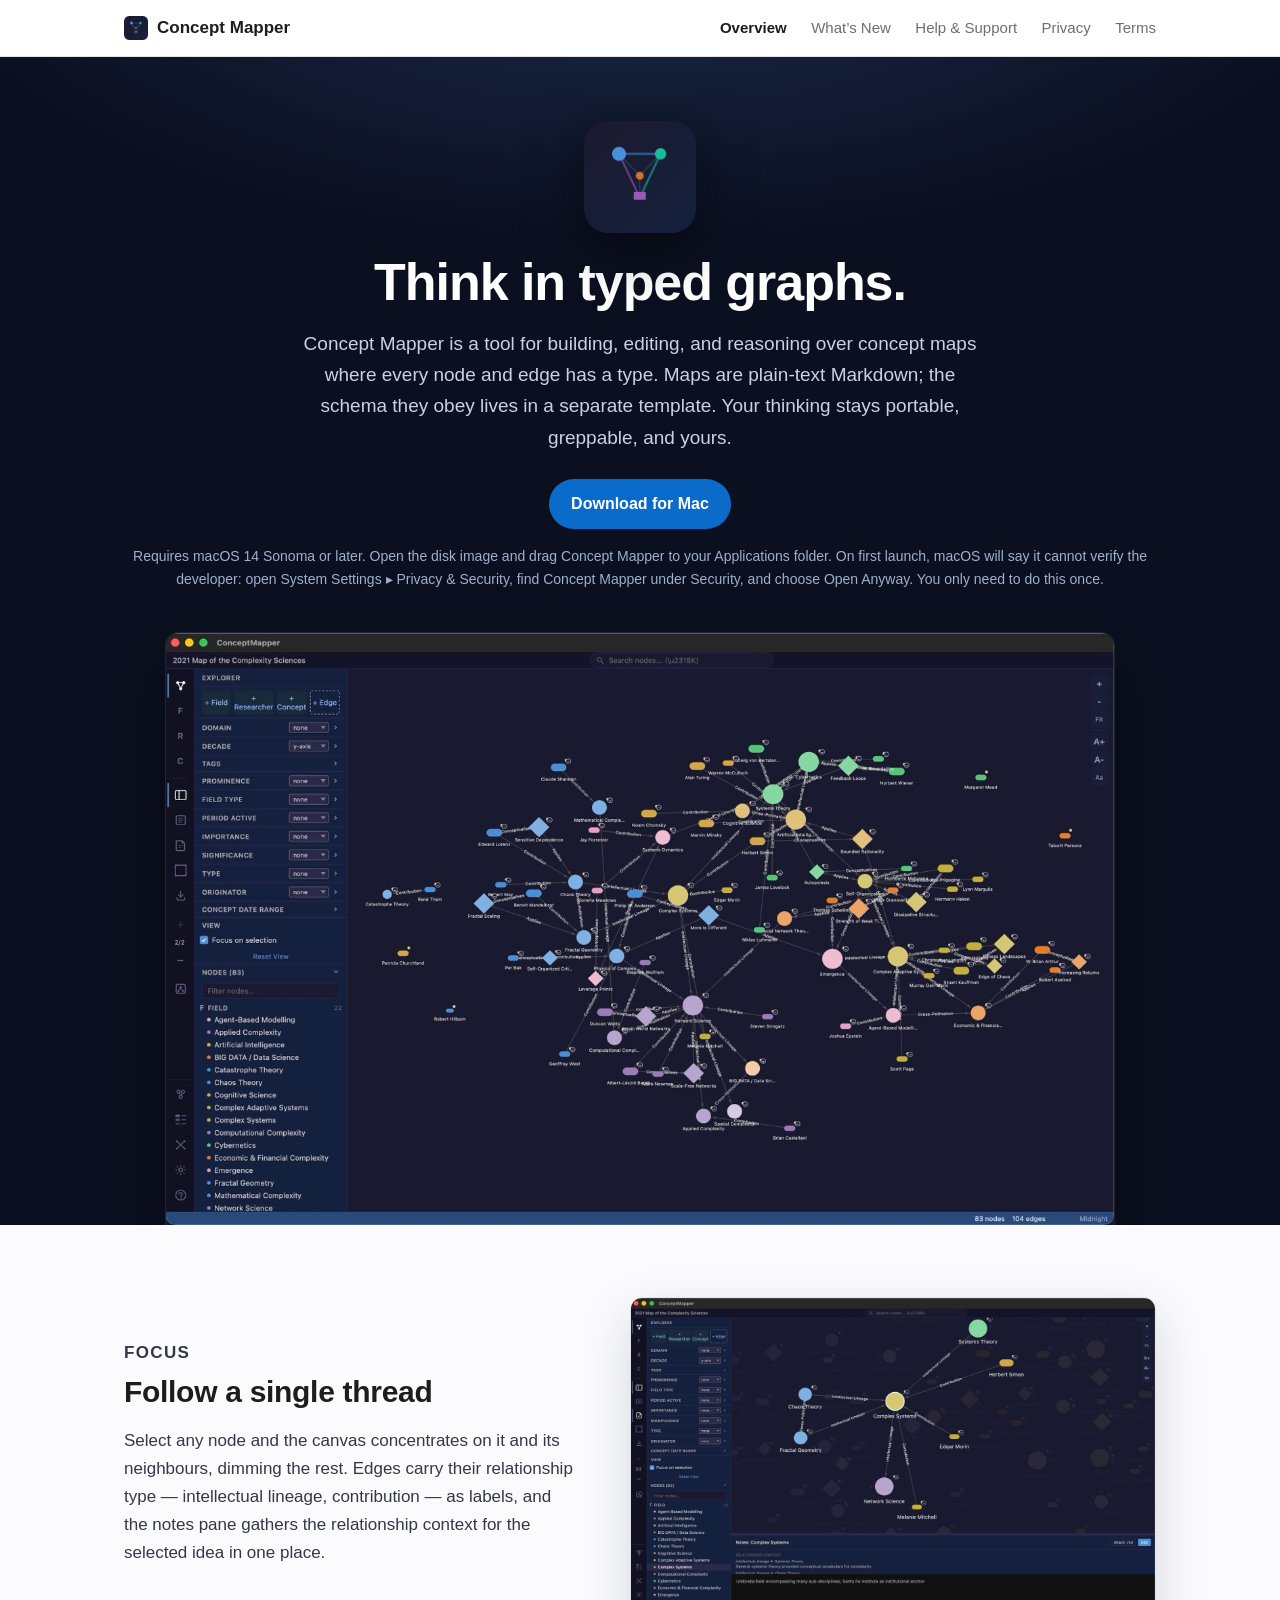
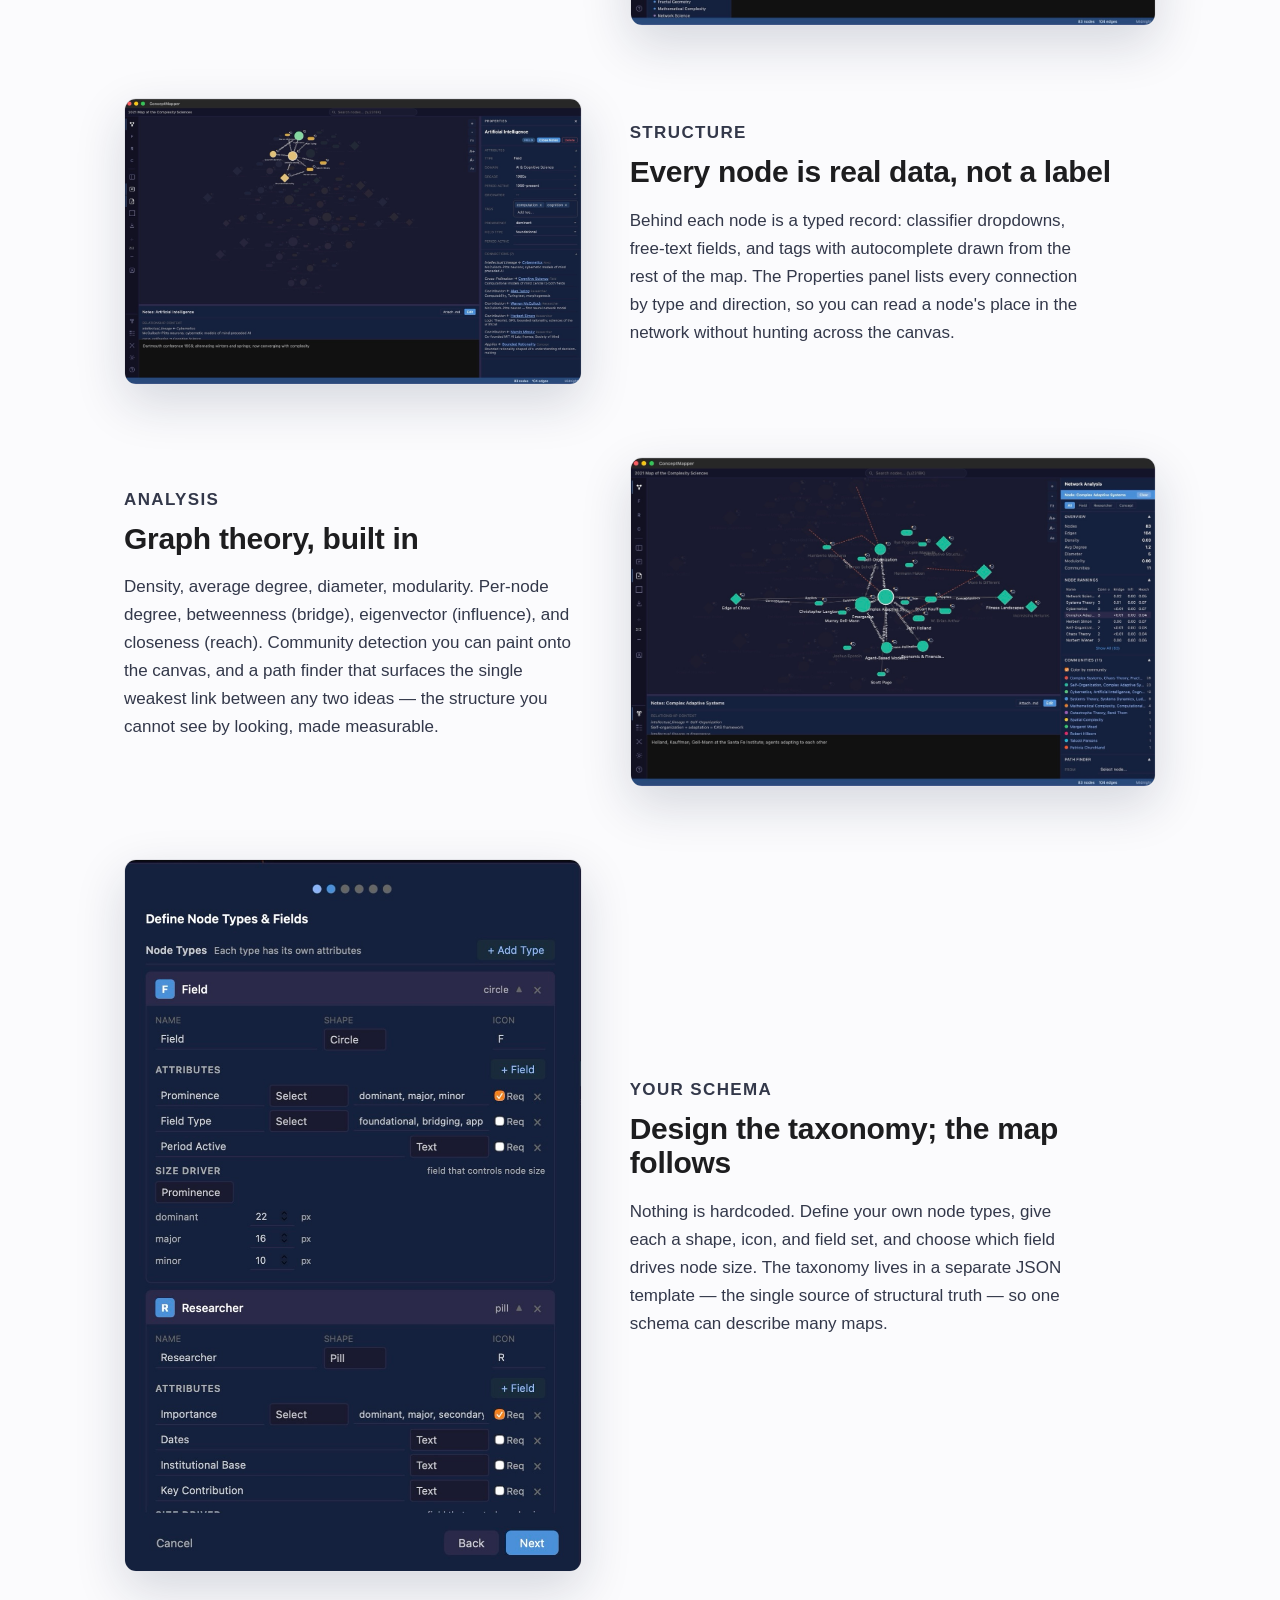
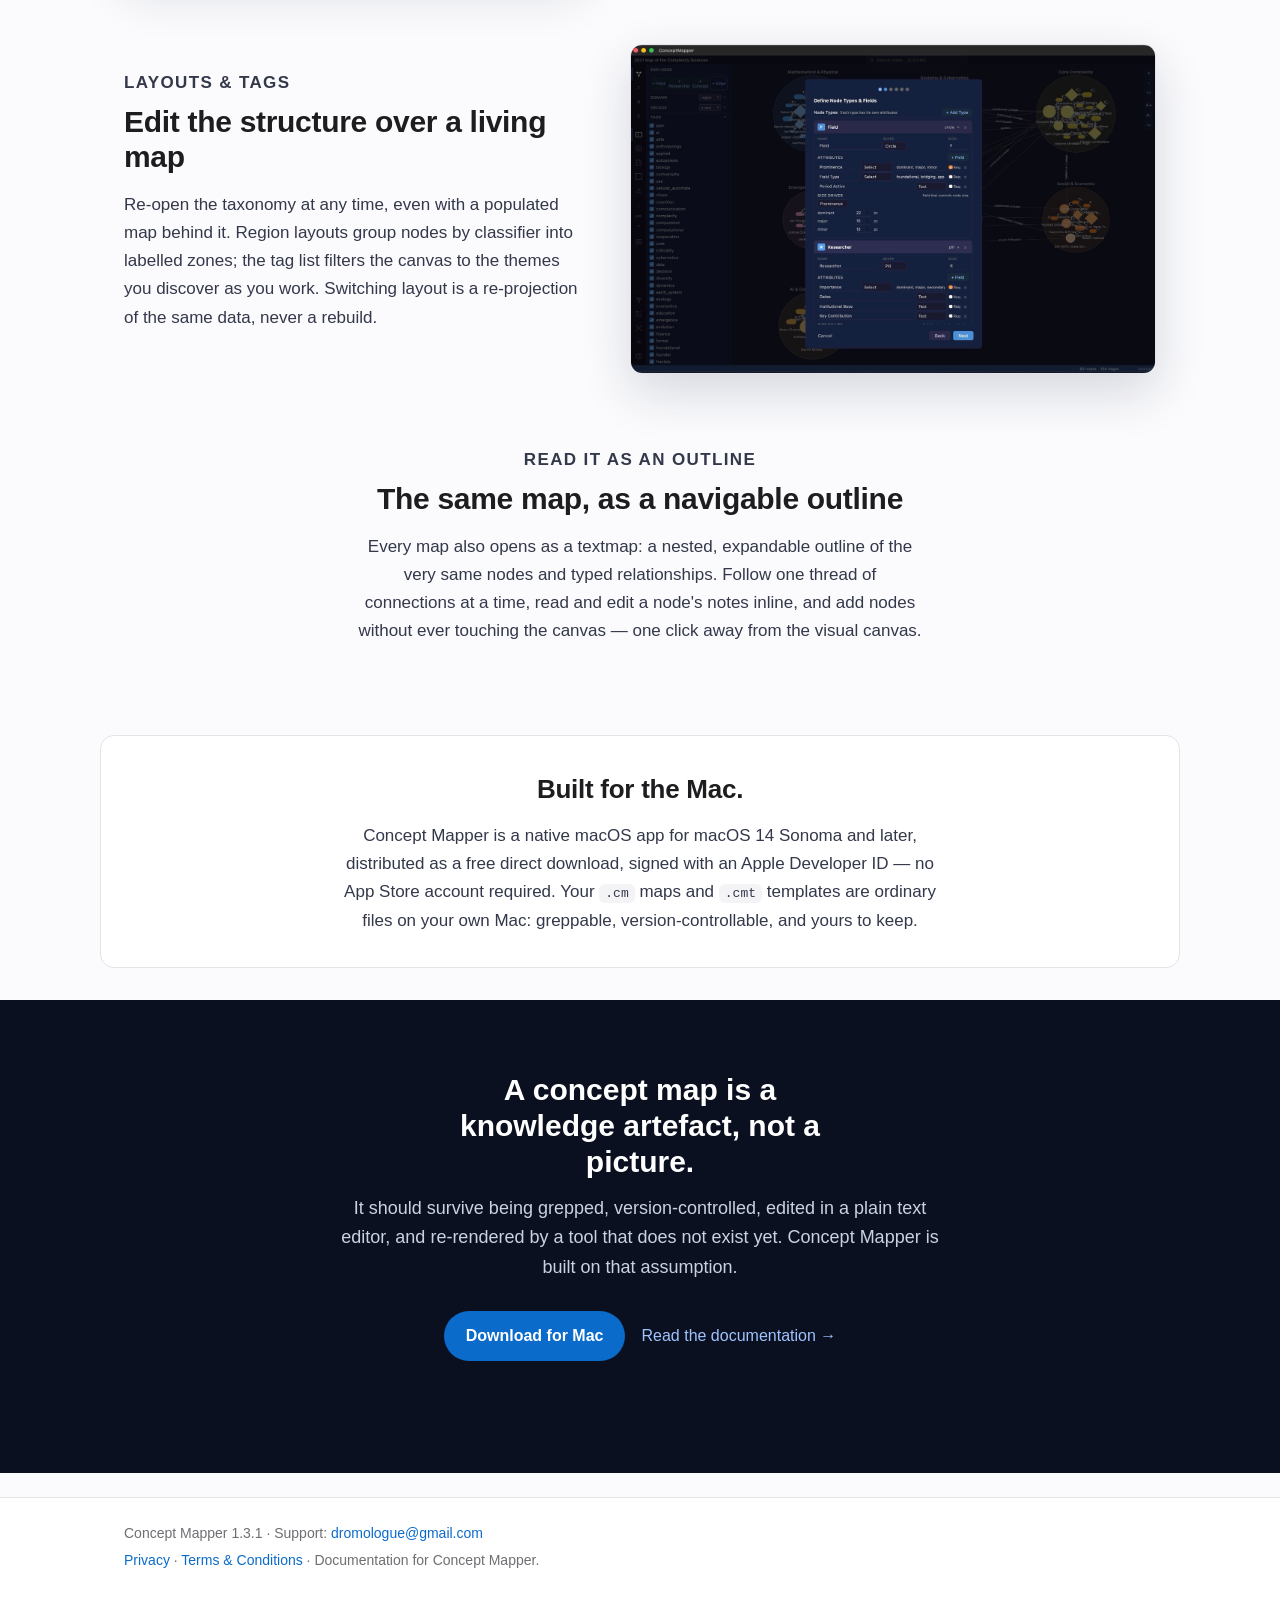
<file: index.html>
<!DOCTYPE html>
<html lang="en">
<head>
<meta charset="utf-8">
<meta name="viewport" content="width=device-width, initial-scale=1">
<title>Concept Mapper — Typed concept maps for Mac</title>

<meta name="description" content="Concept Mapper is a free, open-source macOS app for building typed concept maps: plain-text Markdown maps, a separate JSON schema, a force-directed canvas, and built-in graph analysis. Free direct download for macOS 14 Sonoma and later.">
<link rel="canonical" href="https://conceptmapper.dromologue.com/">
<meta name="robots" content="index, follow">
<meta name="theme-color" content="#0b1020">
<meta property="og:type" content="website">
<meta property="og:site_name" content="Concept Mapper">
<meta property="og:title" content="Concept Mapper — Typed concept maps for Mac">
<meta property="og:description" content="Concept Mapper is a free, open-source macOS app for building typed concept maps: plain-text Markdown maps, a separate JSON schema, a force-directed canvas, and built-in graph analysis. Free direct download for macOS 14 Sonoma and later.">
<meta property="og:url" content="https://conceptmapper.dromologue.com/">
<meta property="og:image" content="https://conceptmapper.dromologue.com/images/preview1.jpg">
<meta name="twitter:card" content="summary_large_image">
<meta name="twitter:site" content="@dromologue">
<meta name="twitter:title" content="Concept Mapper — Typed concept maps for Mac">
<meta name="twitter:description" content="Concept Mapper is a free, open-source macOS app for building typed concept maps: plain-text Markdown maps, a separate JSON schema, a force-directed canvas, and built-in graph analysis. Free direct download for macOS 14 Sonoma and later.">
<meta name="twitter:image" content="https://conceptmapper.dromologue.com/images/preview1.jpg">
<script type="application/ld+json">{"@context":"https://schema.org","@type":"SoftwareApplication","name":"Concept Mapper","operatingSystem":"macOS 14.0+","applicationCategory":"BusinessApplication","softwareVersion":"1.3.1","url":"https://conceptmapper.dromologue.com","downloadUrl":"https://download.conceptmapper.dromologue.com/ConceptMapper.dmg","softwareLicense":"https://opensource.org/licenses/MIT","image":"https://conceptmapper.dromologue.com/images/icon.png","description":"Build, edit, and reason over concept maps where every node and edge has a type. Plain-text Markdown maps, a separate schema, and graph analysis built in.","offers":{"@type":"Offer","price":"0","priceCurrency":"USD"},"author":{"@type":"Organization","name":"dromologue","url":"https://dromologue.com"}}</script>
<link rel="icon" type="image/png" href="images/icon.png">
<link rel="apple-touch-icon" href="images/icon.png">
<link rel="stylesheet" href="styles.css">
</head>
<body>

    <header class="site-header">
      <div class="wrap">
        <a class="brand" href="index.html"><img class="brand-icon" src="images/icon.png" alt=""> Concept Mapper</a>
        <nav>
          <a href="index.html" class="on">Overview</a>
          <a href="changelog.html">What&rsquo;s New</a>
          <a href="help.html">Help &amp; Support</a>
          <a href="privacy.html">Privacy</a>
          <a href="terms.html">Terms</a>
        </nav>
      </div>
    </header>
<main class="full">

    <section class="hero">
      <div class="wrap hero-inner">
        <img class="hero-icon" src="images/icon.png" alt="Concept Mapper app icon" width="112" height="112">
        <h1>Think in typed graphs.</h1>
        <p class="lede">Concept Mapper is a tool for building, editing, and reasoning over concept maps where every node and edge has a type. Maps are plain-text Markdown; the schema they obey lives in a separate template. Your thinking stays portable, greppable, and yours.</p>
        <div class="cta-row"><a class="btn" href="https://download.conceptmapper.dromologue.com/ConceptMapper.dmg">Download for Mac</a><span class="req">Requires macOS 14 Sonoma or later. Open the disk image and drag Concept Mapper to your Applications folder. On first launch, macOS will say it cannot verify the developer: open System Settings ▸ Privacy &amp; Security, find Concept Mapper under Security, and choose Open Anyway. You only need to do this once.</span></div>
        <img class="hero-shot" src="images/preview1.jpg" alt="Concept Mapper showing a force-directed map of 83 nodes across the complexity sciences" loading="eager">
      </div>
    </section><div class="wrap features">
      <section class="feature ">
        <div class="feature-text">
          <p class="kicker">Focus</p>
          <h2>Follow a single thread</h2>
          <p>Select any node and the canvas concentrates on it and its neighbours, dimming the rest. Edges carry their relationship type — intellectual lineage, contribution — as labels, and the notes pane gathers the relationship context for the selected idea in one place.</p>
        </div>
        <figure class="feature-shot">
          <img src="images/preview2.jpg" alt="A single node selected, its lineage edges highlighted, with the notes pane open below" loading="lazy">
        </figure>
      </section>

      <section class="feature rev">
        <div class="feature-text">
          <p class="kicker">Structure</p>
          <h2>Every node is real data, not a label</h2>
          <p>Behind each node is a typed record: classifier dropdowns, free-text fields, and tags with autocomplete drawn from the rest of the map. The Properties panel lists every connection by type and direction, so you can read a node's place in the network without hunting across the canvas.</p>
        </div>
        <figure class="feature-shot">
          <img src="images/preview3.jpg" alt="The Properties inspector showing typed attributes, tag pills, and a list of typed connections" loading="lazy">
        </figure>
      </section>

      <section class="feature ">
        <div class="feature-text">
          <p class="kicker">Analysis</p>
          <h2>Graph theory, built in</h2>
          <p>Density, average degree, diameter, modularity. Per-node degree, betweenness (bridge), eigenvector (influence), and closeness (reach). Community detection you can paint onto the canvas, and a path finder that surfaces the single weakest link between any two ideas — the structure you cannot see by looking, made measurable.</p>
        </div>
        <figure class="feature-shot">
          <img src="images/preview4.jpg" alt="The Network Analysis panel with overview metrics, node rankings, communities, and a path finder" loading="lazy">
        </figure>
      </section>

      <section class="feature rev">
        <div class="feature-text">
          <p class="kicker">Your schema</p>
          <h2>Design the taxonomy; the map follows</h2>
          <p>Nothing is hardcoded. Define your own node types, give each a shape, icon, and field set, and choose which field drives node size. The taxonomy lives in a separate JSON template — the single source of structural truth — so one schema can describe many maps.</p>
        </div>
        <figure class="feature-shot">
          <img src="images/preview5.jpg" alt="The taxonomy wizard defining node types, shapes, fields, and the field that drives node size" loading="lazy">
        </figure>
      </section>

      <section class="feature ">
        <div class="feature-text">
          <p class="kicker">Layouts &amp; tags</p>
          <h2>Edit the structure over a living map</h2>
          <p>Re-open the taxonomy at any time, even with a populated map behind it. Region layouts group nodes by classifier into labelled zones; the tag list filters the canvas to the themes you discover as you work. Switching layout is a re-projection of the same data, never a rebuild.</p>
        </div>
        <figure class="feature-shot">
          <img src="images/preview6.jpg" alt="The taxonomy wizard open over a region-grouped map, with the tag filter list down the side" loading="lazy">
        </figure>
      </section>

      <section class="feature feature-noshot">
        <div class="feature-text">
          <p class="kicker">Read it as an outline</p>
          <h2>The same map, as a navigable outline</h2>
          <p>Every map also opens as a textmap: a nested, expandable outline of the very same nodes and typed relationships. Follow one thread of connections at a time, read and edit a node's notes inline, and add nodes without ever touching the canvas — one click away from the visual canvas.</p>
        </div>
      </section></div>
    <section class="platforms">
      <div class="wrap">
        <h2>Built for the Mac.</h2>
        <p>Concept Mapper is a native macOS app for macOS 14 Sonoma and later, distributed as a free direct download, signed with an Apple Developer ID — no App Store account required. Your <code>.cm</code> maps and <code>.cmt</code> templates are ordinary files on your own Mac: greppable, version-controllable, and yours to keep.</p>
      </div>
    </section>
    <section class="closer">
      <div class="wrap">
        <h2>A concept map is a knowledge artefact, not a picture.</h2>
        <p>It should survive being grepped, version-controlled, edited in a plain text editor, and re-rendered by a tool that does not exist yet. Concept Mapper is built on that assumption.</p>
        <div class="cta-row"><a class="btn" href="https://download.conceptmapper.dromologue.com/ConceptMapper.dmg">Download for Mac</a><a class="link" href="help.html">Read the documentation →</a></div>
      </div>
    </section>
</main>

    <footer class="site-footer">
      <div class="wrap">
        <p>Concept Mapper 1.3.1 · Support: <a href="mailto:dromologue@gmail.com">dromologue@gmail.com</a></p>
        <p class="muted"><a href="privacy.html">Privacy</a> · <a href="terms.html">Terms &amp; Conditions</a> · Documentation for Concept Mapper.</p>
      </div>
    </footer>
</body>
</html>
</file>
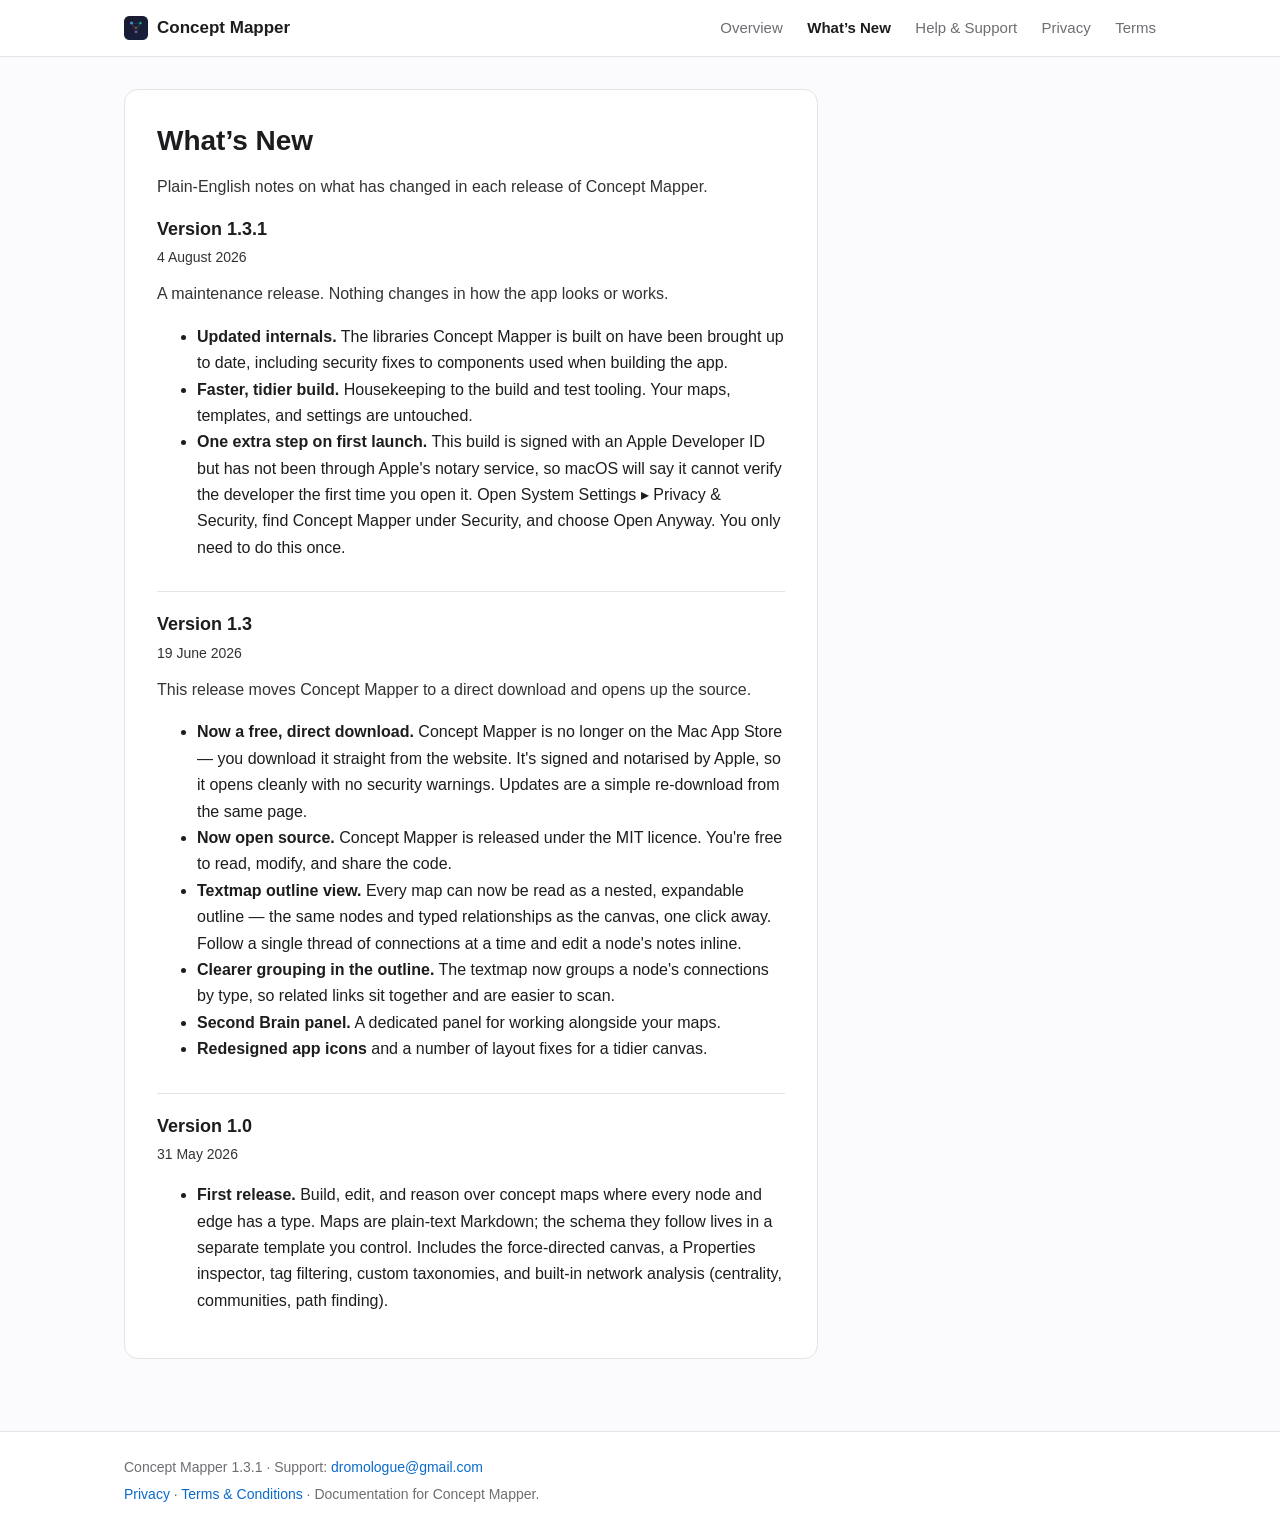
<file: changelog.html>
<!DOCTYPE html>
<html lang="en">
<head>
<meta charset="utf-8">
<meta name="viewport" content="width=device-width, initial-scale=1">
<title>Concept Mapper — What's New</title>

<meta name="description" content="Release notes for Concept Mapper: what has changed and improved in each version, in plain English.">
<link rel="canonical" href="https://conceptmapper.dromologue.com/changelog.html">
<meta name="robots" content="index, follow">
<meta name="theme-color" content="#0b1020">
<meta property="og:type" content="website">
<meta property="og:site_name" content="Concept Mapper">
<meta property="og:title" content="Concept Mapper — What's New">
<meta property="og:description" content="Release notes for Concept Mapper: what has changed and improved in each version, in plain English.">
<meta property="og:url" content="https://conceptmapper.dromologue.com/changelog.html">
<meta property="og:image" content="https://conceptmapper.dromologue.com/images/preview1.jpg">
<meta name="twitter:card" content="summary_large_image">
<meta name="twitter:site" content="@dromologue">
<meta name="twitter:title" content="Concept Mapper — What's New">
<meta name="twitter:description" content="Release notes for Concept Mapper: what has changed and improved in each version, in plain English.">
<meta name="twitter:image" content="https://conceptmapper.dromologue.com/images/preview1.jpg">
<link rel="icon" type="image/png" href="images/icon.png">
<link rel="apple-touch-icon" href="images/icon.png">
<link rel="stylesheet" href="styles.css">
</head>
<body>

    <header class="site-header">
      <div class="wrap">
        <a class="brand" href="index.html"><img class="brand-icon" src="images/icon.png" alt=""> Concept Mapper</a>
        <nav>
          <a href="index.html">Overview</a>
          <a href="changelog.html" class="on">What&rsquo;s New</a>
          <a href="help.html">Help &amp; Support</a>
          <a href="privacy.html">Privacy</a>
          <a href="terms.html">Terms</a>
        </nav>
      </div>
    </header>
<main class="wrap">

    <article class="legal changelog">
      <h1>What&rsquo;s New</h1>
      <p class="muted">Plain-English notes on what has changed in each release of Concept Mapper.</p>
      
      <section class="release">
        <h2 id="v1.3.1">Version 1.3.1</h2>
        <p class="muted release-date">4 August 2026</p>
        <p>A maintenance release. Nothing changes in how the app looks or works.</p>
<ul><li><strong>Updated internals.</strong> The libraries Concept Mapper is built on have been brought up to date, including security fixes to components used when building the app.</li><li><strong>Faster, tidier build.</strong> Housekeeping to the build and test tooling. Your maps, templates, and settings are untouched.</li><li><strong>One extra step on first launch.</strong> This build is signed with an Apple Developer ID but has not been through Apple's notary service, so macOS will say it cannot verify the developer the first time you open it. Open System Settings ▸ Privacy &amp; Security, find Concept Mapper under Security, and choose Open Anyway. You only need to do this once.</li></ul>
      </section>

      <section class="release">
        <h2 id="v1.3">Version 1.3</h2>
        <p class="muted release-date">19 June 2026</p>
        <p>This release moves Concept Mapper to a direct download and opens up the source.</p>
<ul><li><strong>Now a free, direct download.</strong> Concept Mapper is no longer on the Mac App Store — you download it straight from the website. It's signed and notarised by Apple, so it opens cleanly with no security warnings. Updates are a simple re-download from the same page.</li><li><strong>Now open source.</strong> Concept Mapper is released under the MIT licence. You're free to read, modify, and share the code.</li><li><strong>Textmap outline view.</strong> Every map can now be read as a nested, expandable outline — the same nodes and typed relationships as the canvas, one click away. Follow a single thread of connections at a time and edit a node's notes inline.</li><li><strong>Clearer grouping in the outline.</strong> The textmap now groups a node's connections by type, so related links sit together and are easier to scan.</li><li><strong>Second Brain panel.</strong> A dedicated panel for working alongside your maps.</li><li><strong>Redesigned app icons</strong> and a number of layout fixes for a tidier canvas.</li></ul>
      </section>

      <section class="release">
        <h2 id="v1.0">Version 1.0</h2>
        <p class="muted release-date">31 May 2026</p>
        <ul><li><strong>First release.</strong> Build, edit, and reason over concept maps where every node and edge has a type. Maps are plain-text Markdown; the schema they follow lives in a separate template you control. Includes the force-directed canvas, a Properties inspector, tag filtering, custom taxonomies, and built-in network analysis (centrality, communities, path finding).</li></ul>
      </section>
    </article>
</main>

    <footer class="site-footer">
      <div class="wrap">
        <p>Concept Mapper 1.3.1 · Support: <a href="mailto:dromologue@gmail.com">dromologue@gmail.com</a></p>
        <p class="muted"><a href="privacy.html">Privacy</a> · <a href="terms.html">Terms &amp; Conditions</a> · Documentation for Concept Mapper.</p>
      </div>
    </footer>
</body>
</html>
</file>
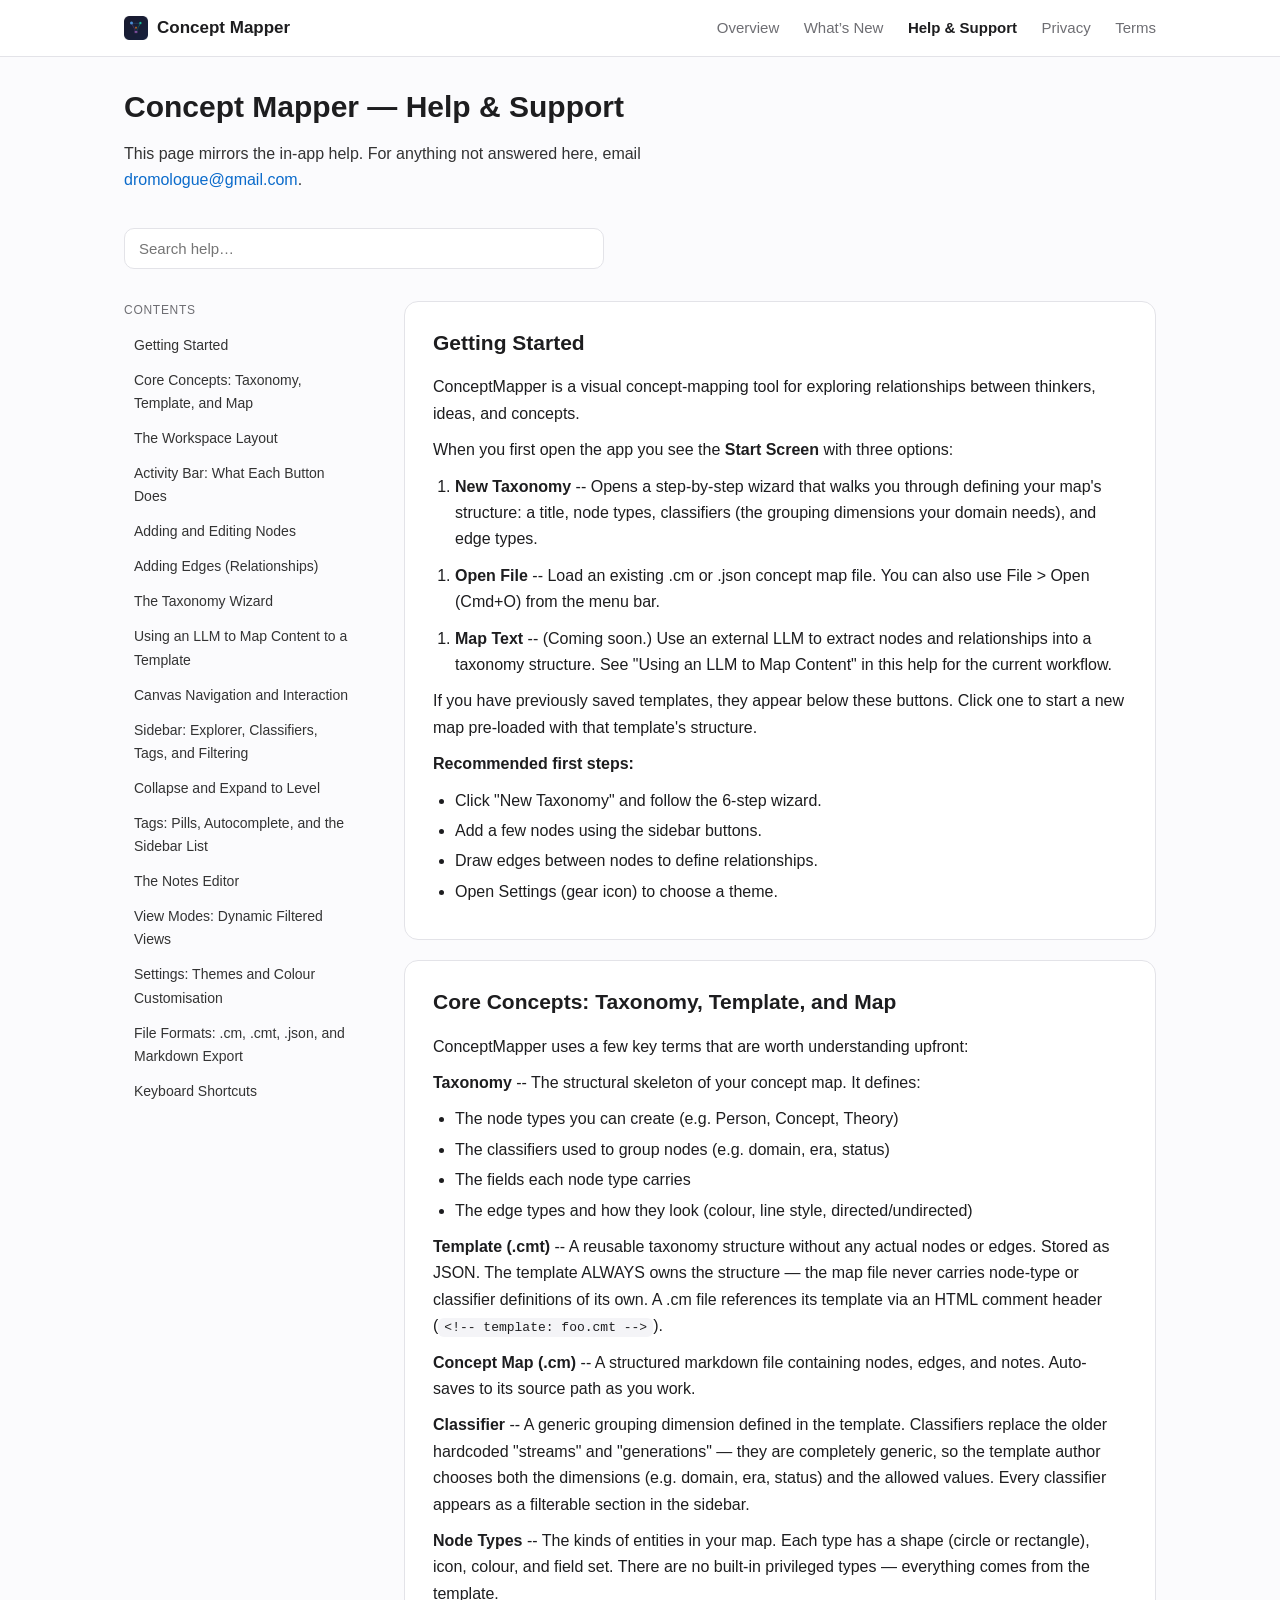
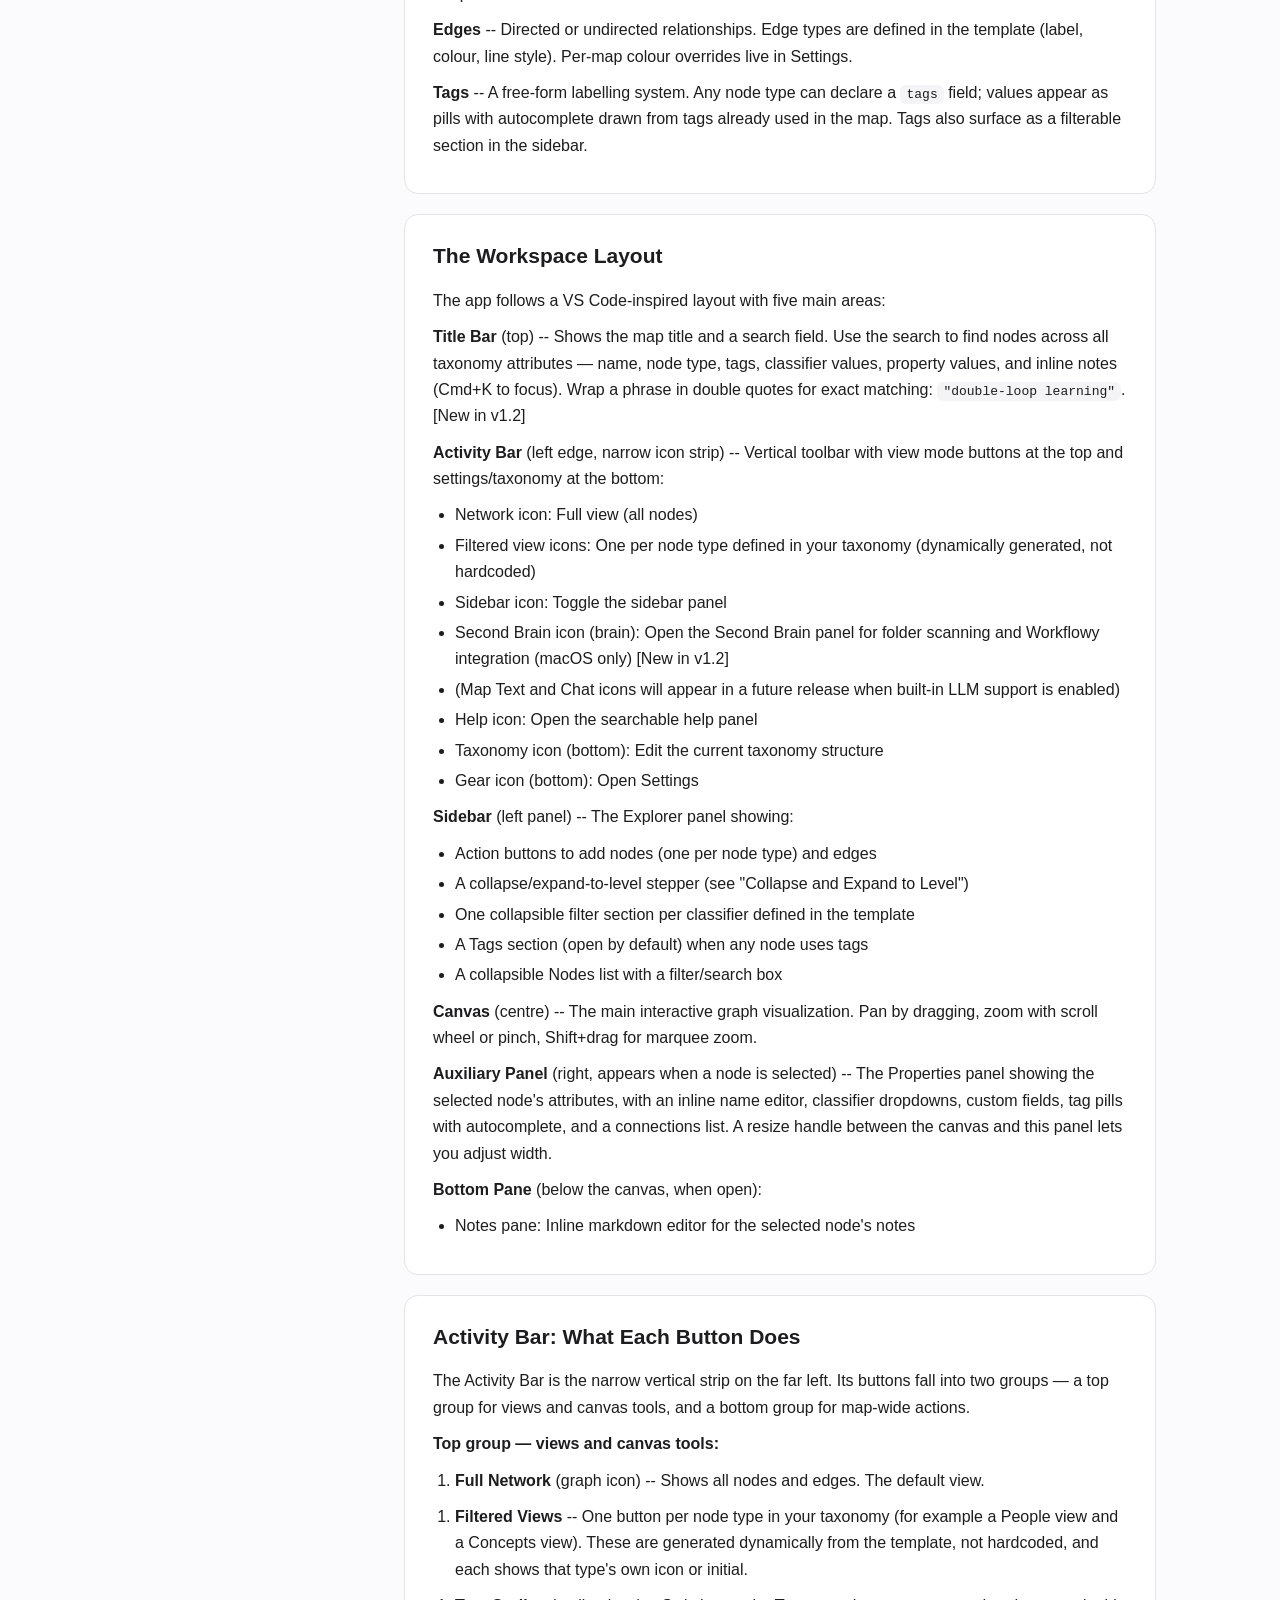
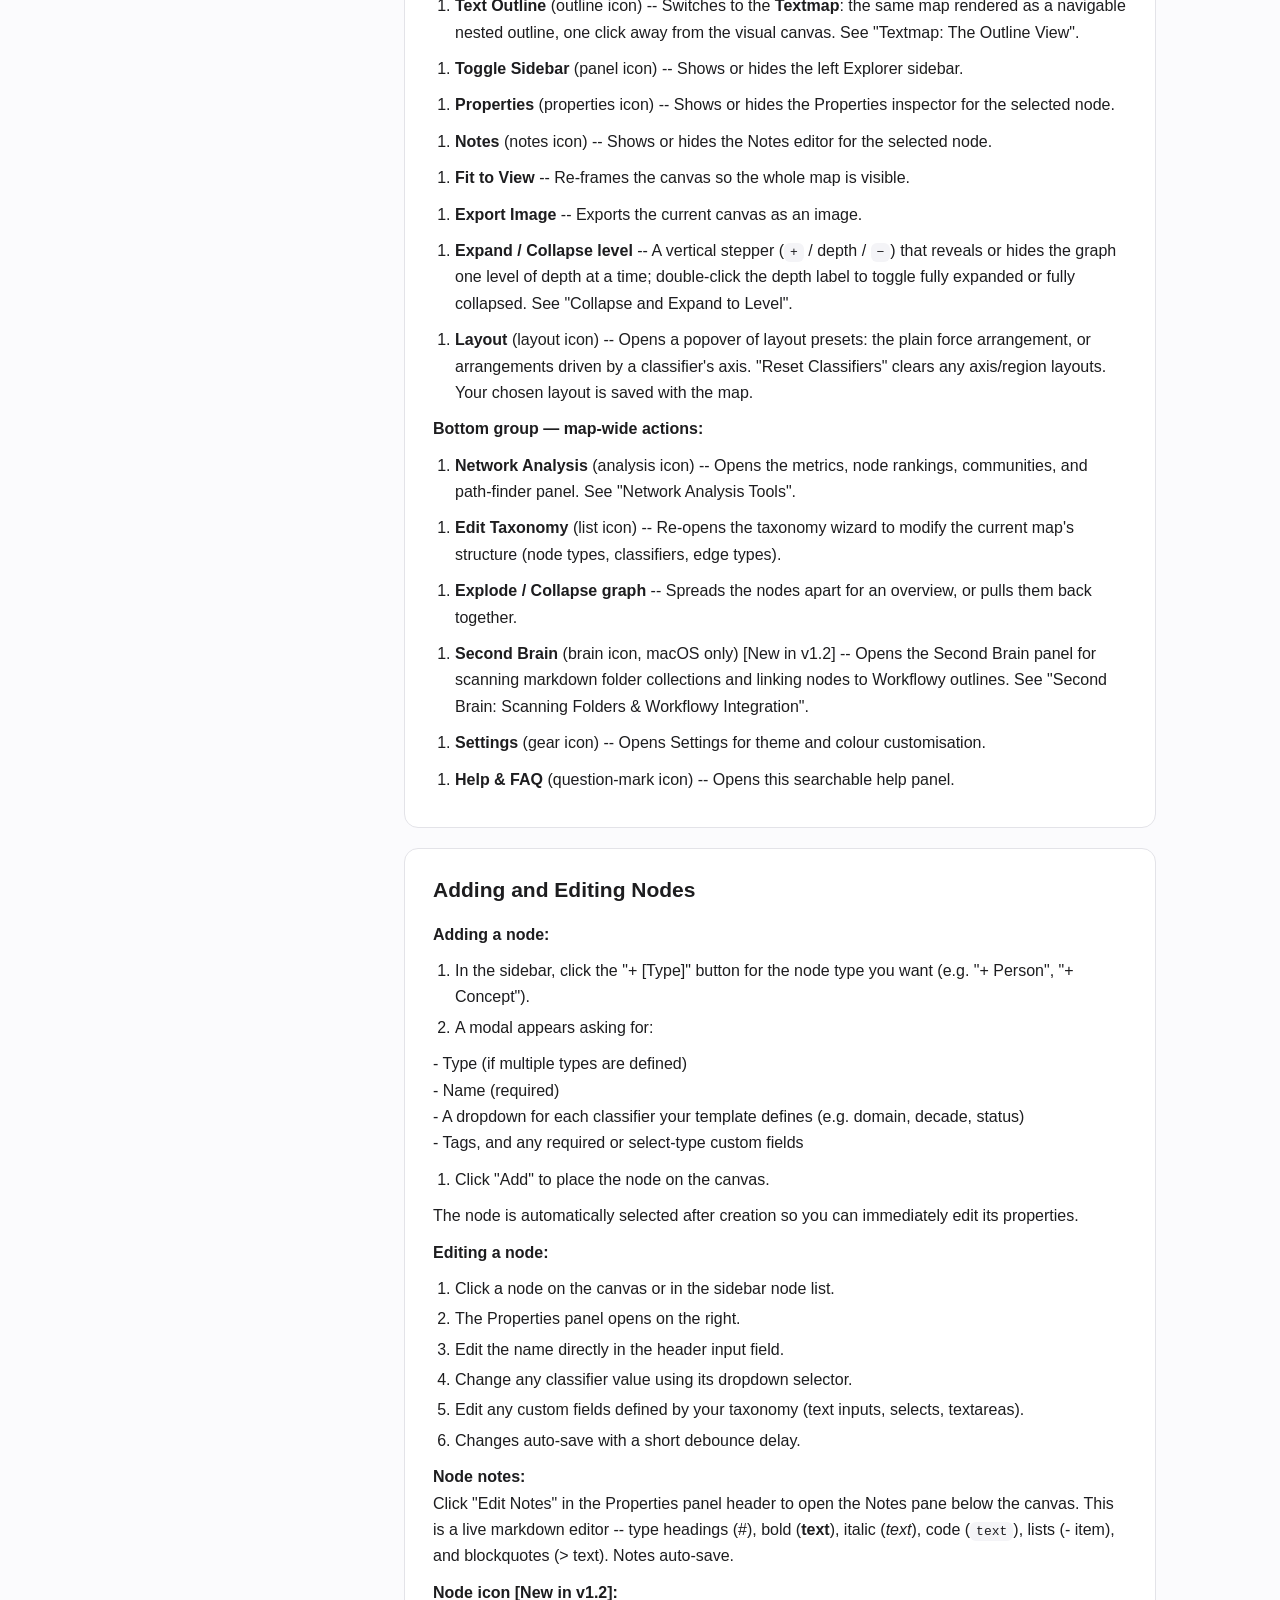
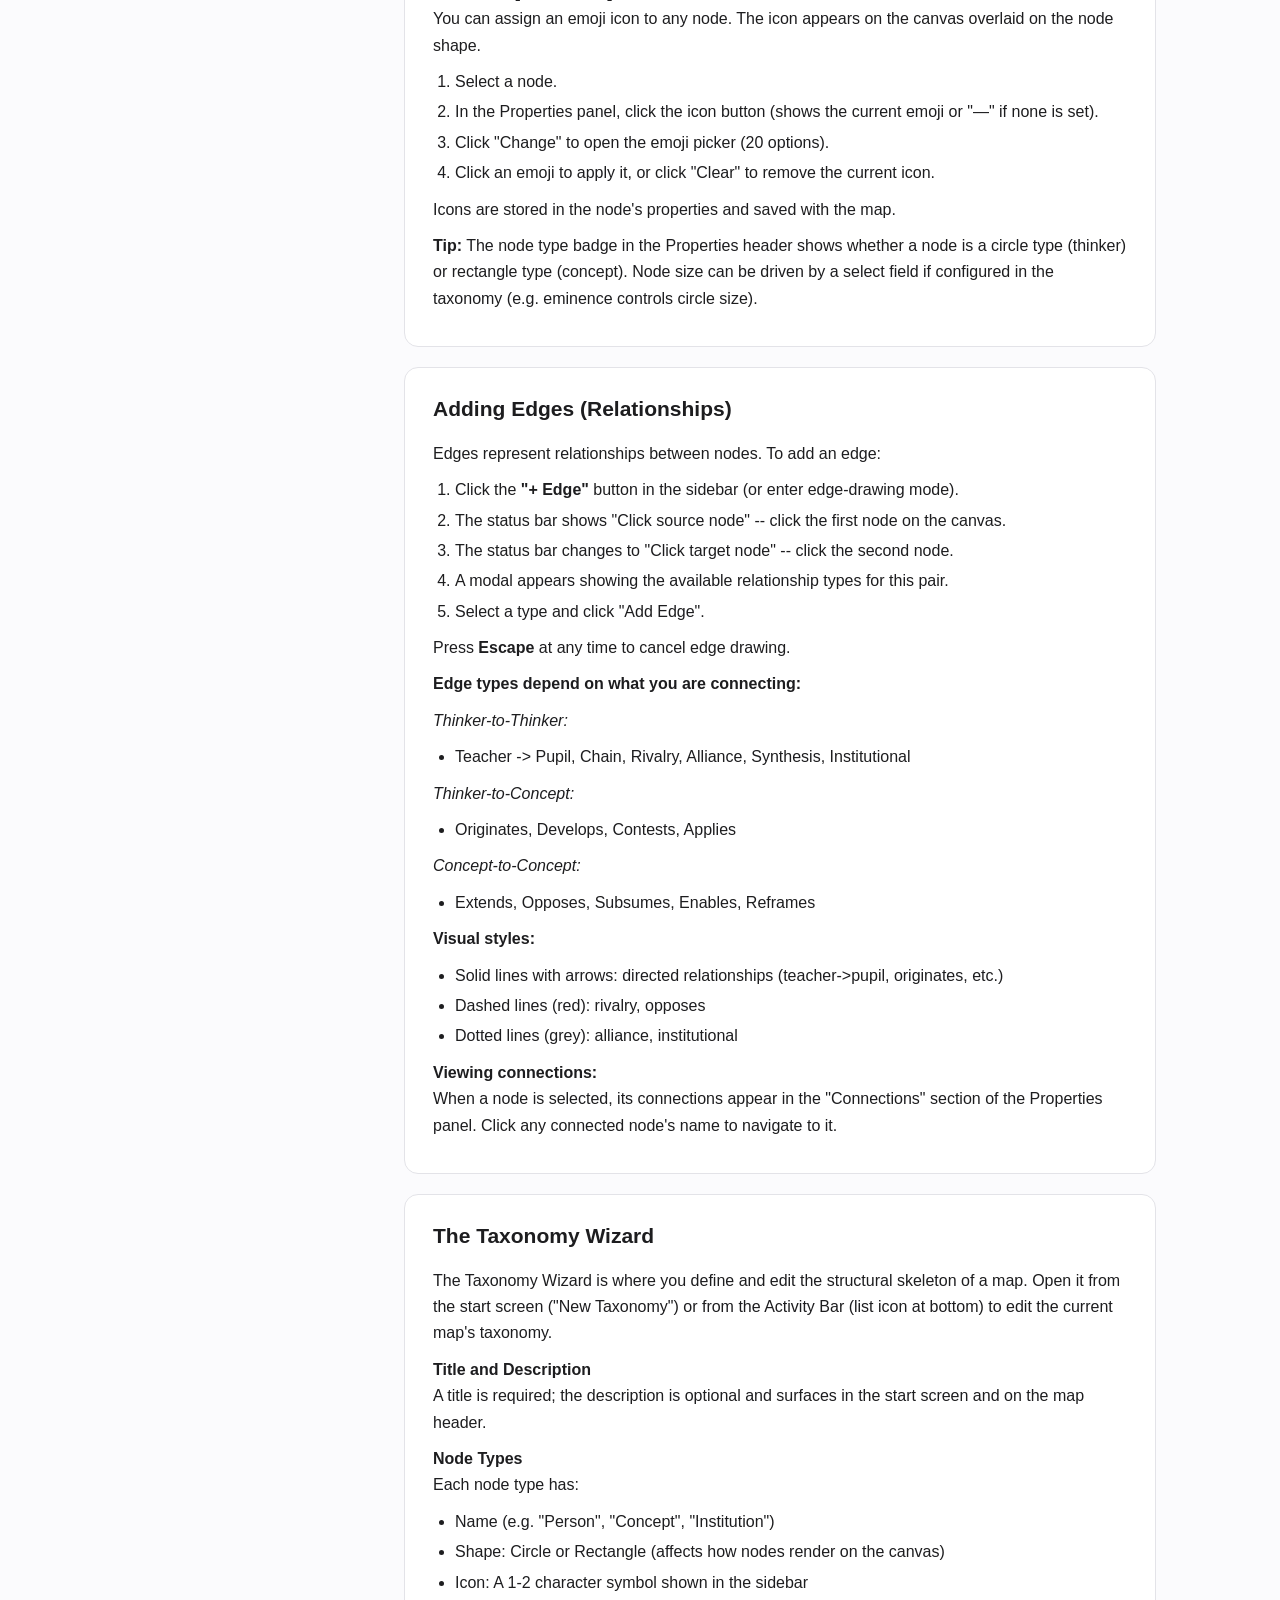
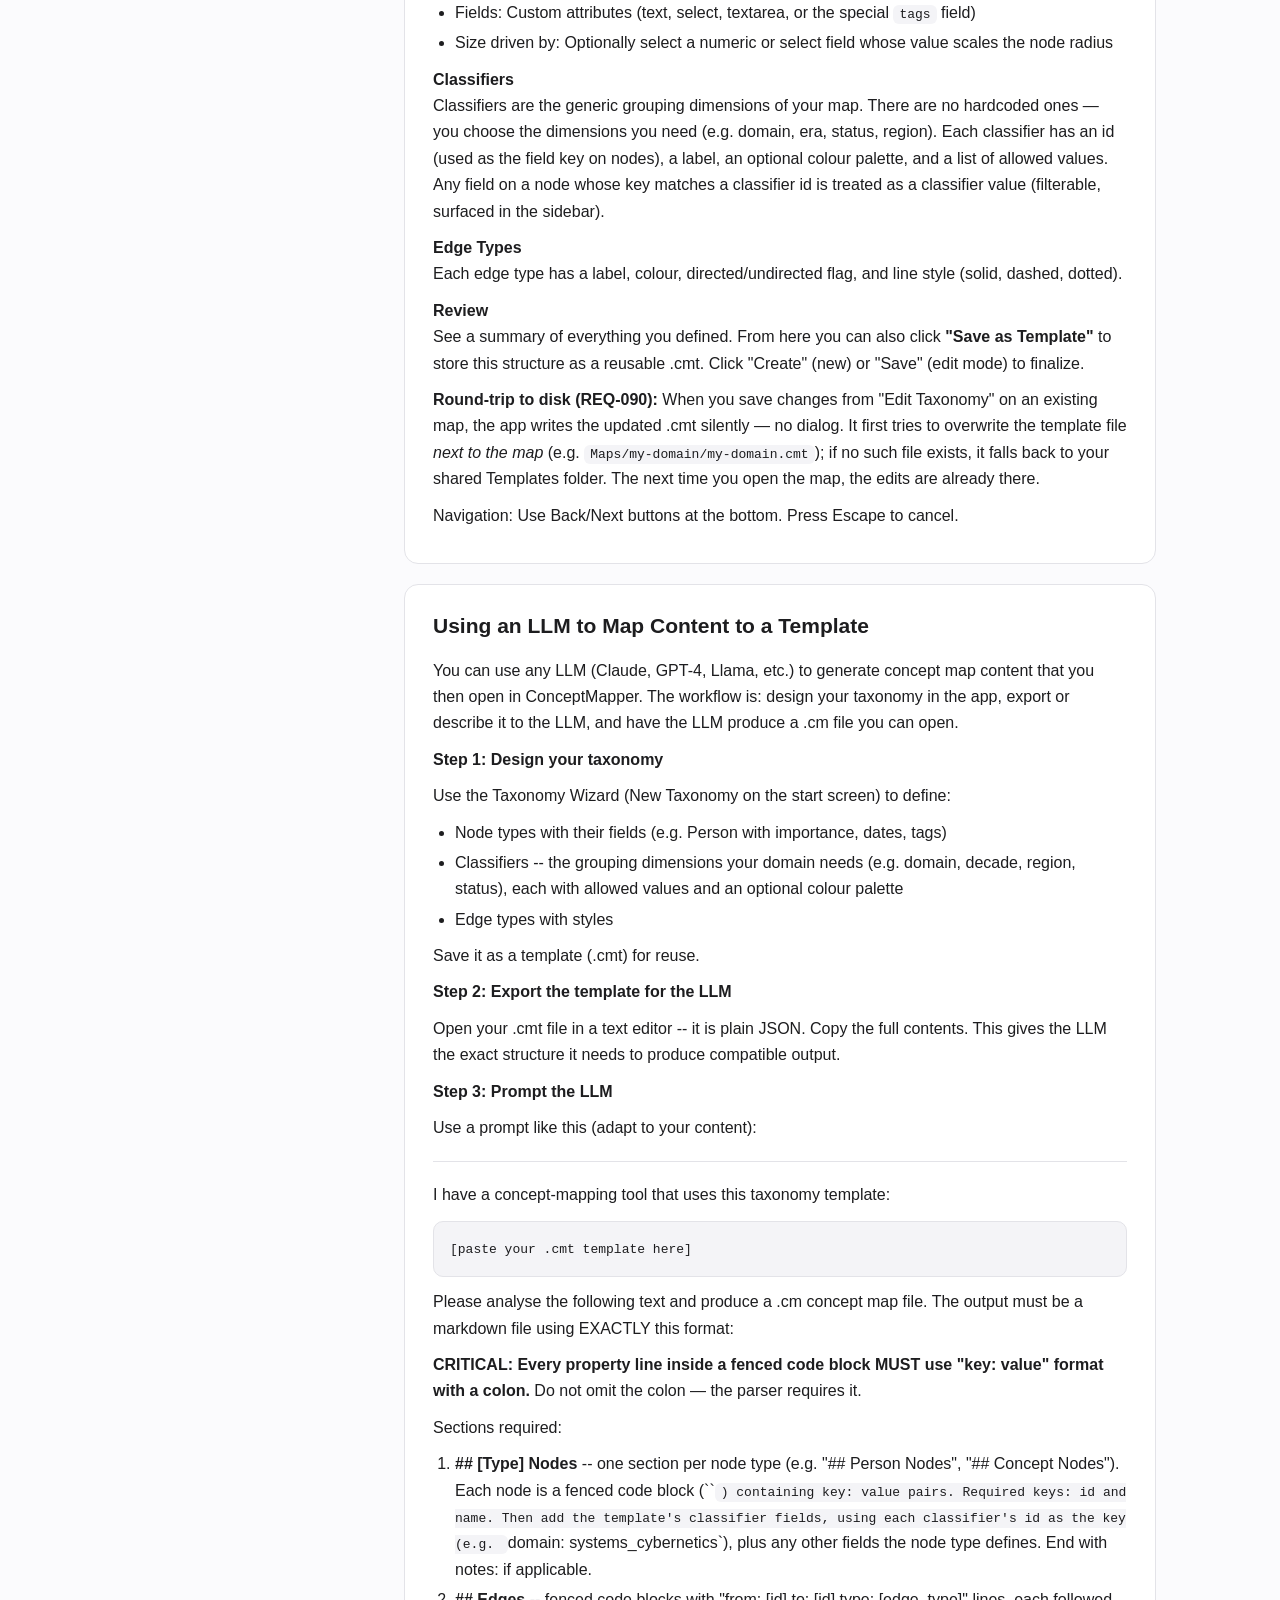
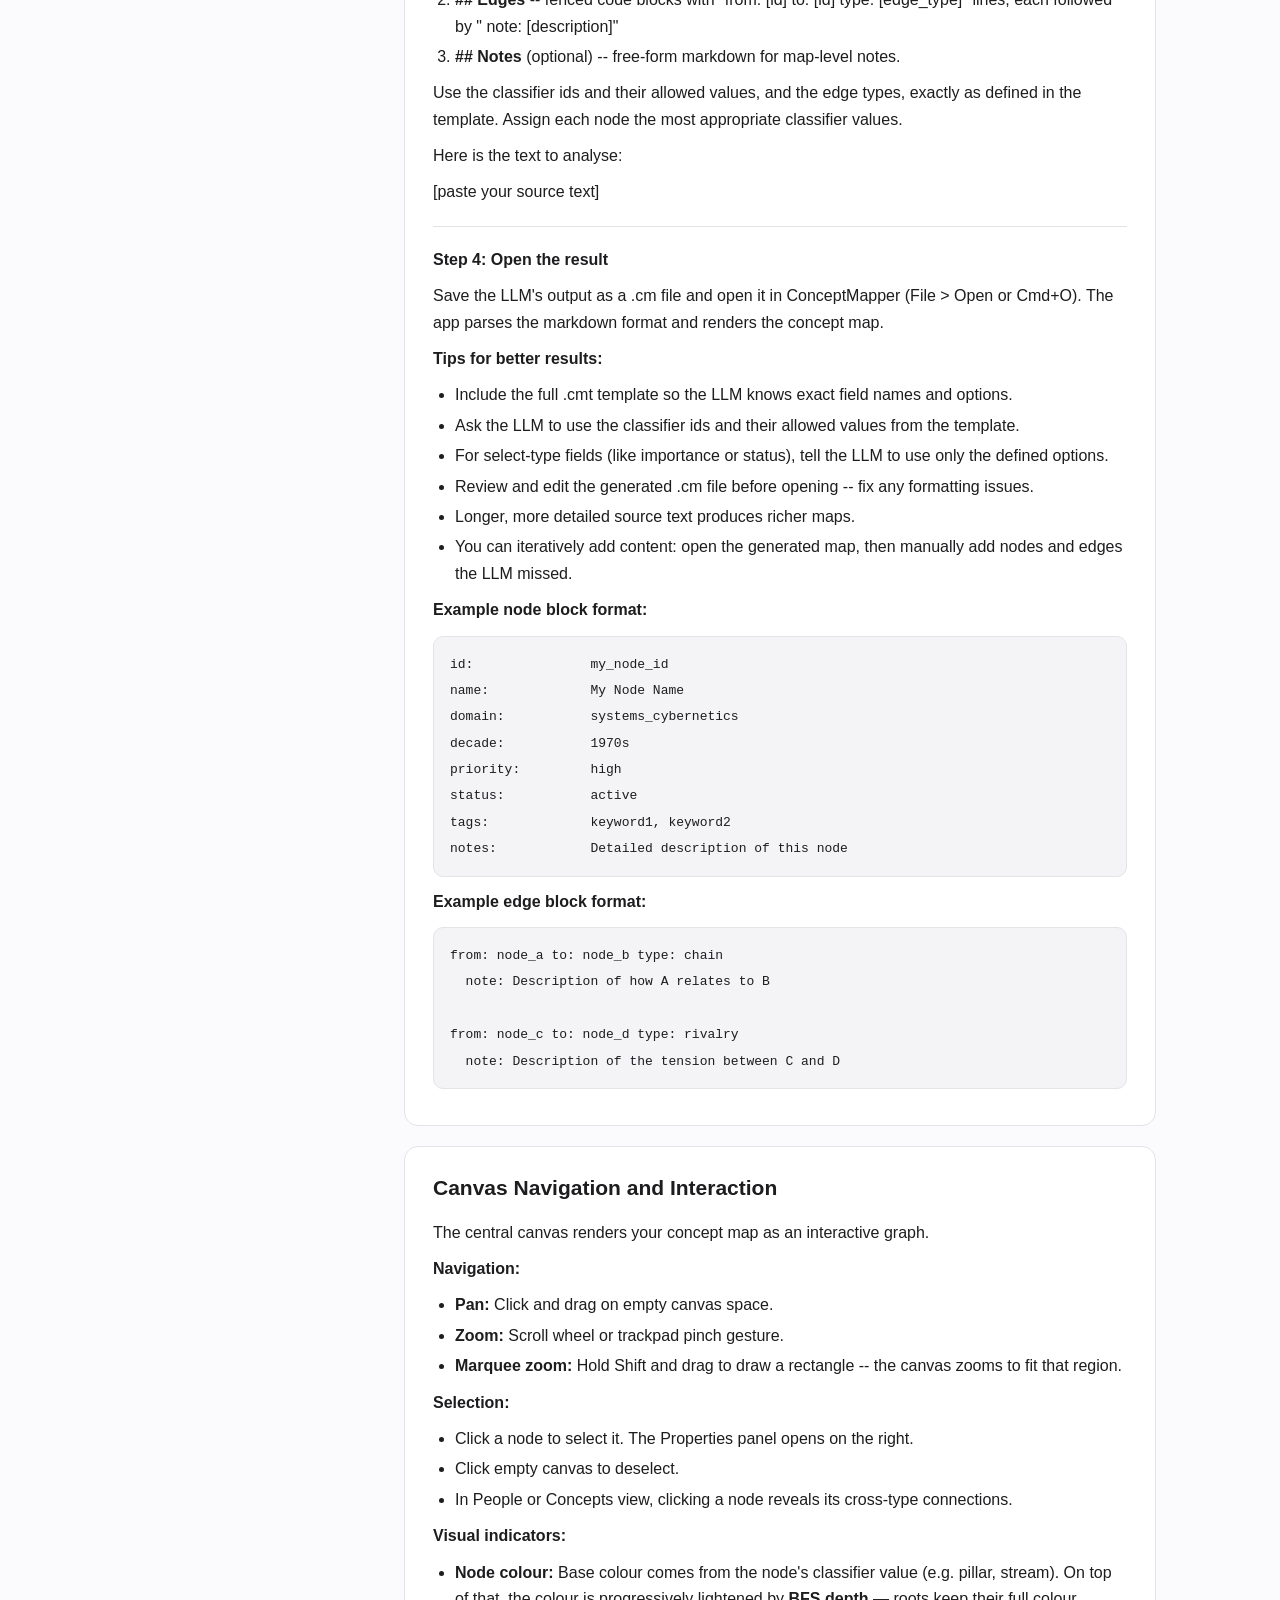
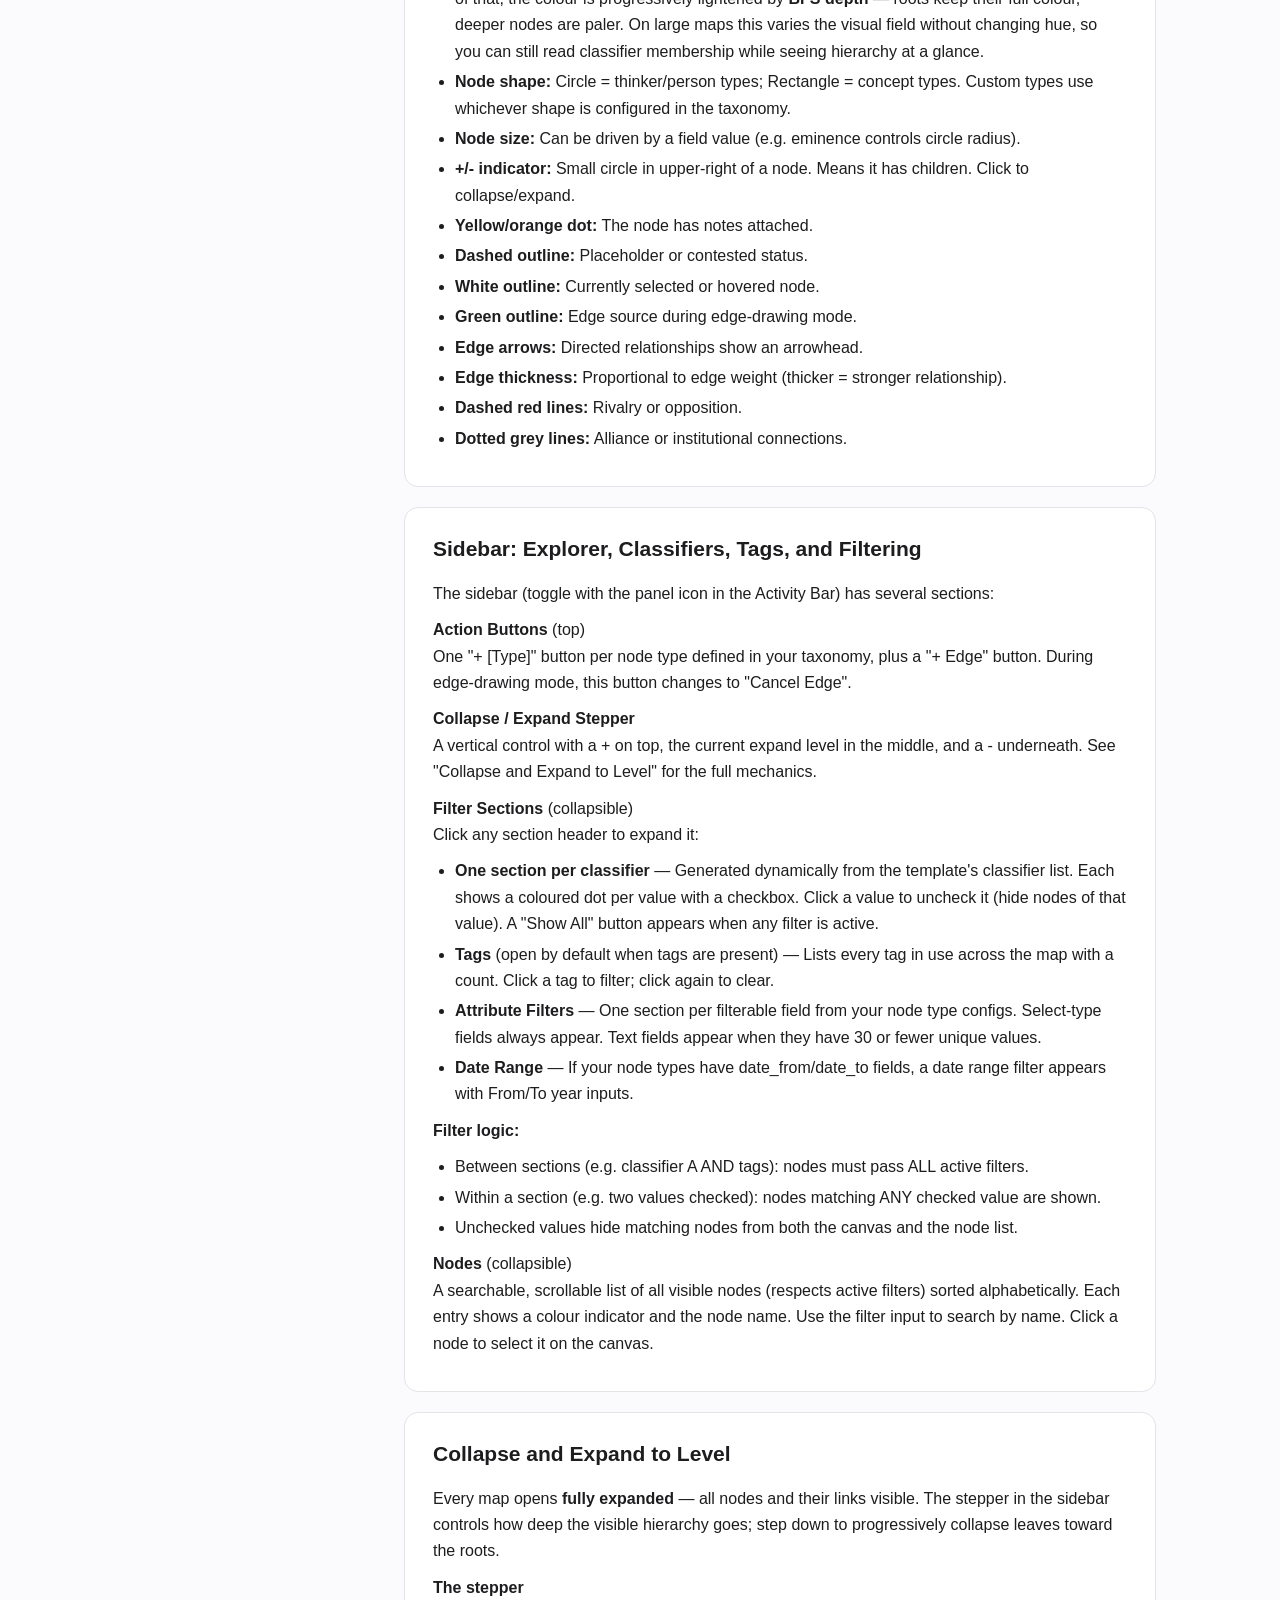
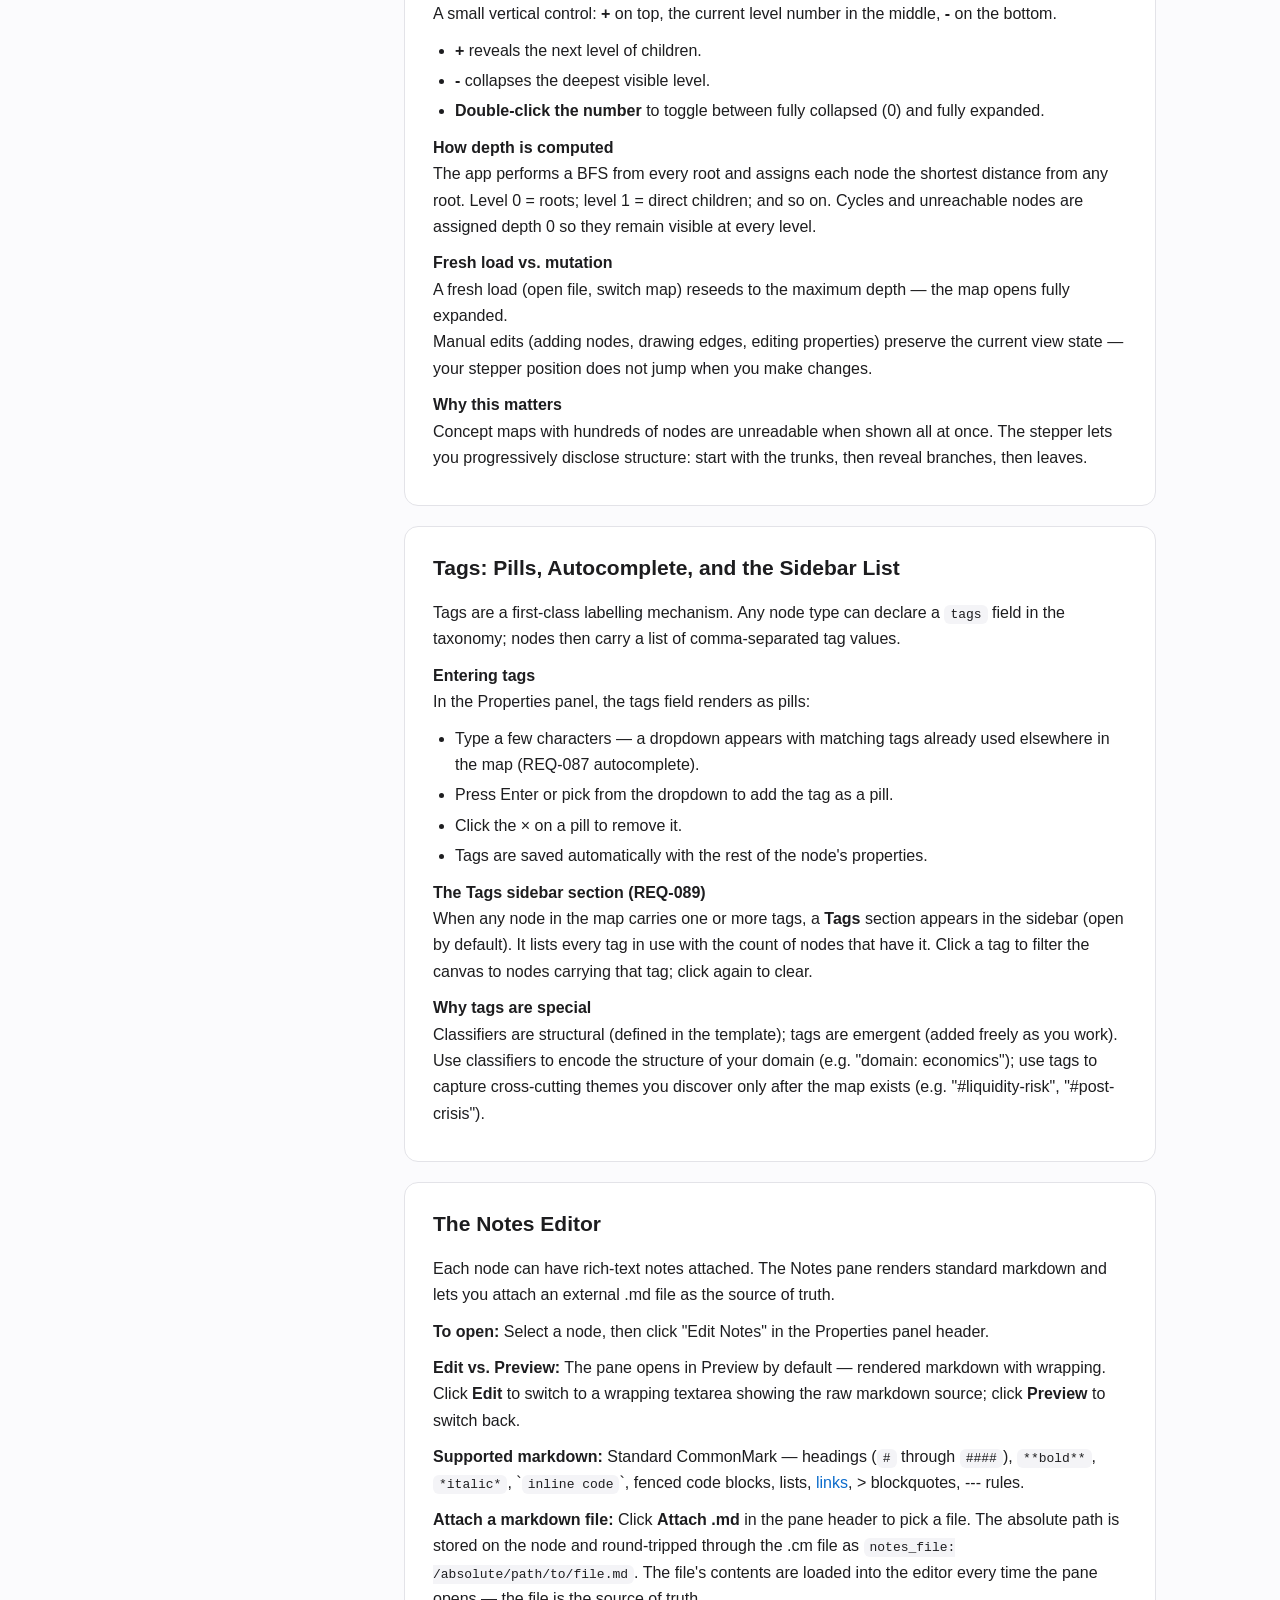
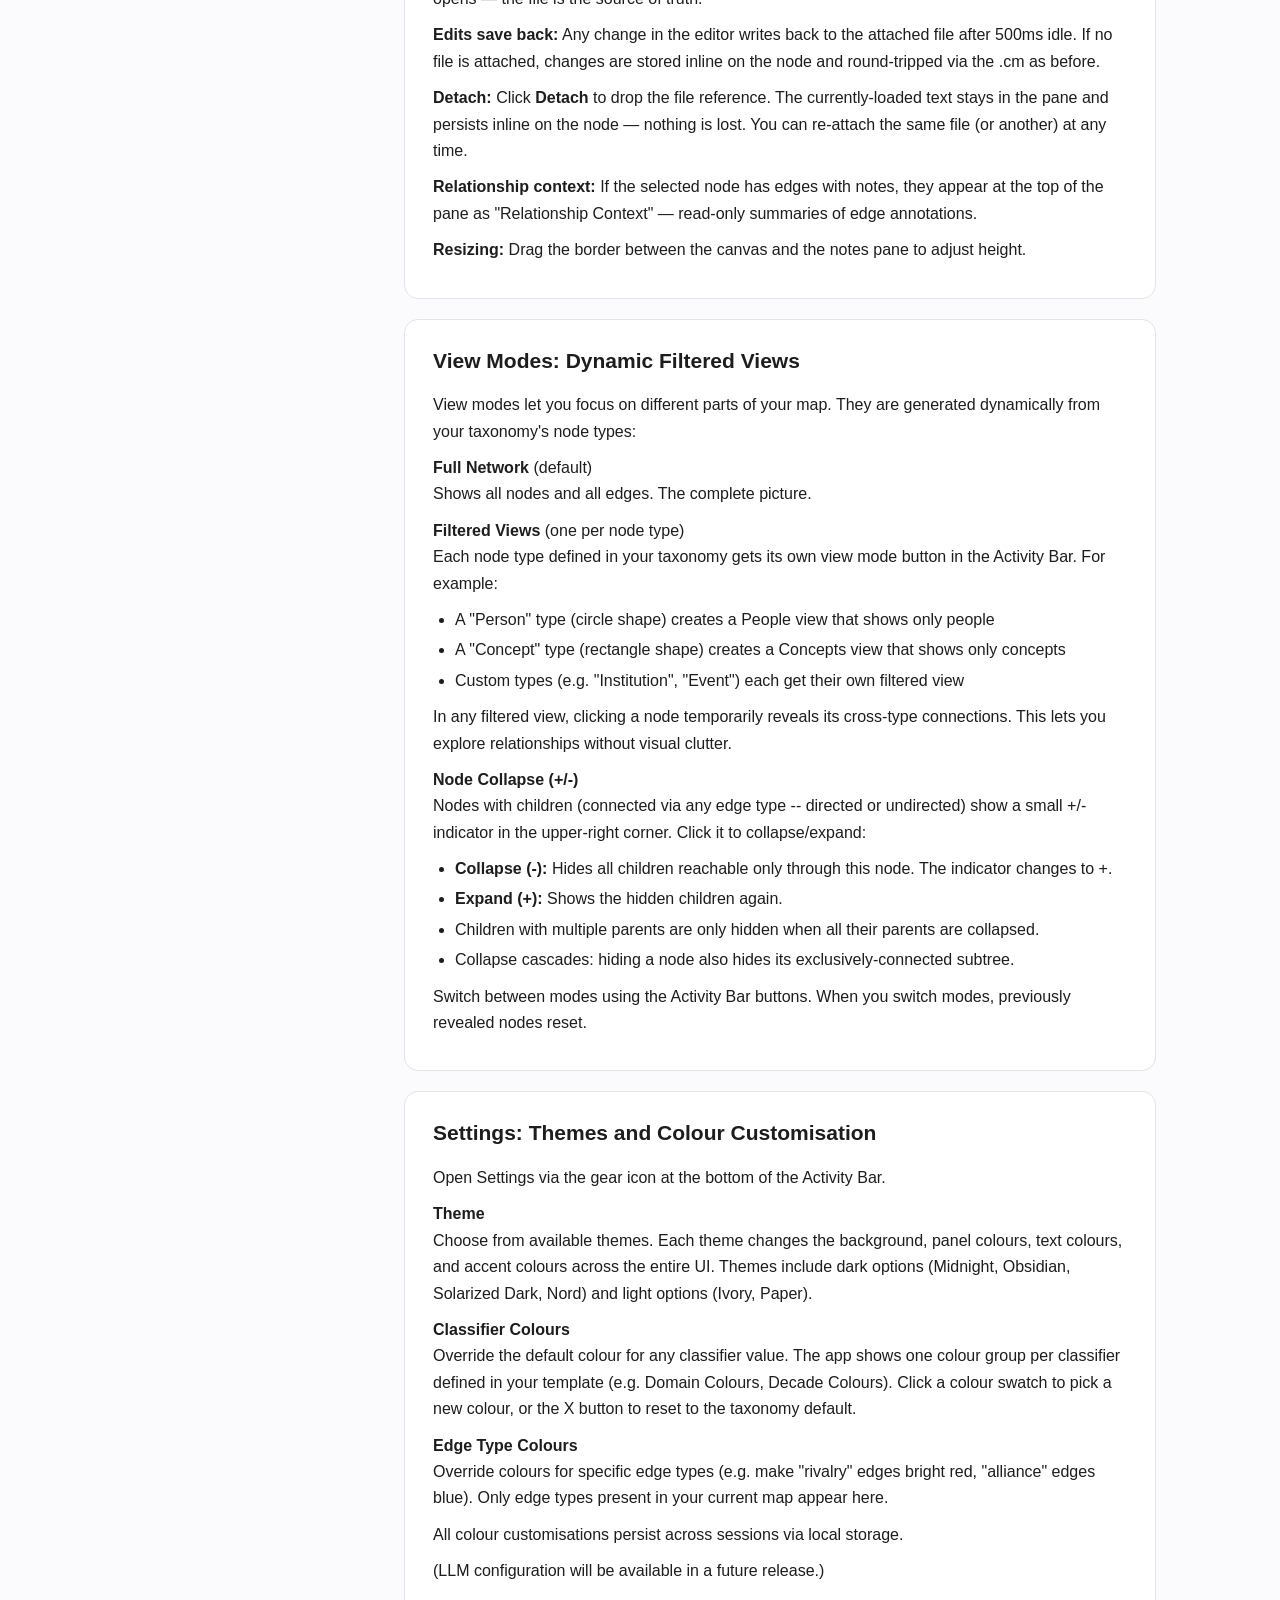
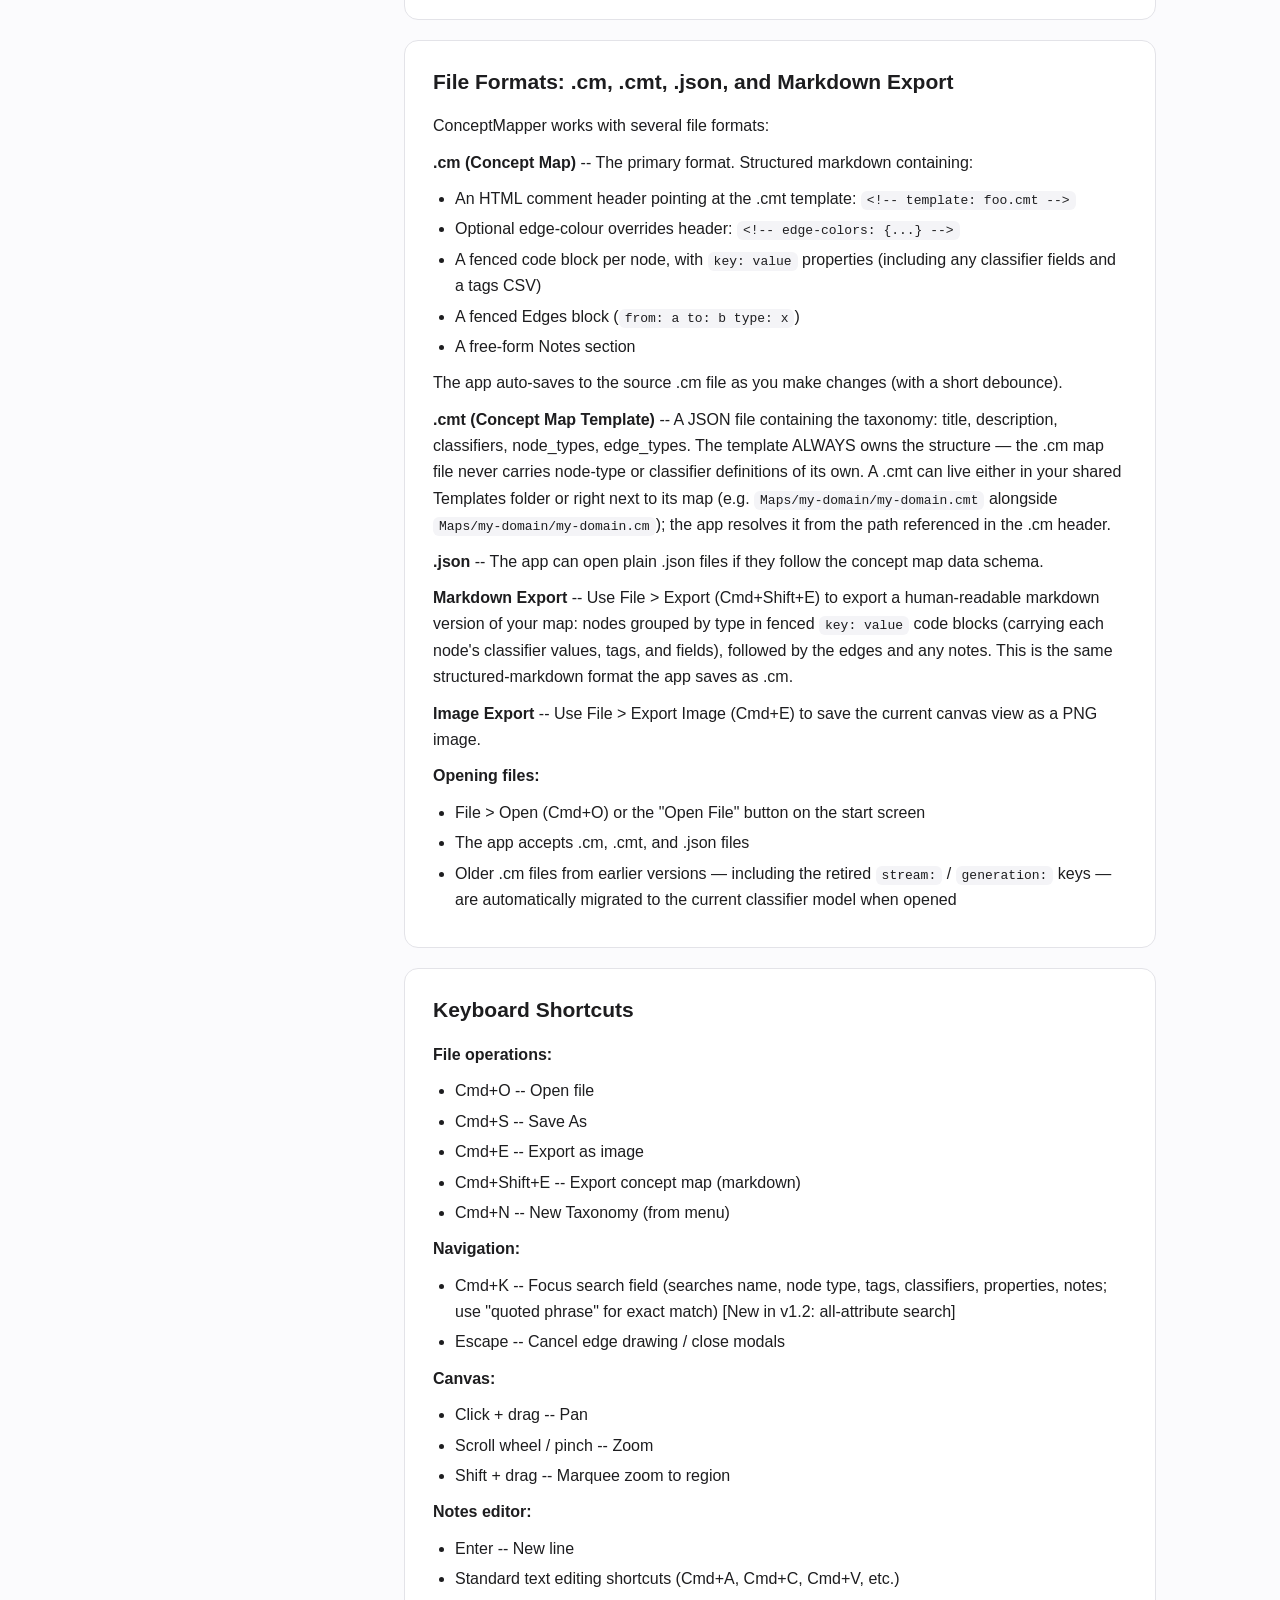
<file: help.html>
<!DOCTYPE html>
<html lang="en">
<head>
<meta charset="utf-8">
<meta name="viewport" content="width=device-width, initial-scale=1">
<title>Concept Mapper — Help & Support</title>

<meta name="description" content="Help and documentation for Concept Mapper: getting started, building taxonomies, the canvas, the textmap outline, network analysis, and troubleshooting.">
<link rel="canonical" href="https://conceptmapper.dromologue.com/help.html">
<meta name="robots" content="index, follow">
<meta name="theme-color" content="#0b1020">
<meta property="og:type" content="website">
<meta property="og:site_name" content="Concept Mapper">
<meta property="og:title" content="Concept Mapper — Help &amp; Support">
<meta property="og:description" content="Help and documentation for Concept Mapper: getting started, building taxonomies, the canvas, the textmap outline, network analysis, and troubleshooting.">
<meta property="og:url" content="https://conceptmapper.dromologue.com/help.html">
<meta property="og:image" content="https://conceptmapper.dromologue.com/images/preview1.jpg">
<meta name="twitter:card" content="summary_large_image">
<meta name="twitter:site" content="@dromologue">
<meta name="twitter:title" content="Concept Mapper — Help &amp; Support">
<meta name="twitter:description" content="Help and documentation for Concept Mapper: getting started, building taxonomies, the canvas, the textmap outline, network analysis, and troubleshooting.">
<meta name="twitter:image" content="https://conceptmapper.dromologue.com/images/preview1.jpg">
<link rel="icon" type="image/png" href="images/icon.png">
<link rel="apple-touch-icon" href="images/icon.png">
<link rel="stylesheet" href="styles.css">
</head>
<body>

    <header class="site-header">
      <div class="wrap">
        <a class="brand" href="index.html"><img class="brand-icon" src="images/icon.png" alt=""> Concept Mapper</a>
        <nav>
          <a href="index.html">Overview</a>
          <a href="changelog.html">What&rsquo;s New</a>
          <a href="help.html" class="on">Help &amp; Support</a>
          <a href="privacy.html">Privacy</a>
          <a href="terms.html">Terms</a>
        </nav>
      </div>
    </header>
<main class="wrap">

    <section class="intro">
      <h1>Concept Mapper — Help &amp; Support</h1>
      <p>This page mirrors the in-app help. For anything not answered here, email <a href="mailto:dromologue@gmail.com">dromologue@gmail.com</a>.</p>
      <input id="q" type="search" placeholder="Search help…" autocomplete="off" aria-label="Search help">
      <p id="noresults" class="muted" hidden>No sections match your search.</p>
    </section>
    <div class="layout">
      <nav class="toc" aria-label="Contents">
        <p class="toc-title">Contents</p>
        <ul><li><a href="#getting-started">Getting Started</a></li>
<li><a href="#core-concepts">Core Concepts: Taxonomy, Template, and Map</a></li>
<li><a href="#workspace-layout">The Workspace Layout</a></li>
<li><a href="#activity-bar">Activity Bar: What Each Button Does</a></li>
<li><a href="#nodes">Adding and Editing Nodes</a></li>
<li><a href="#edges">Adding Edges (Relationships)</a></li>
<li><a href="#taxonomy-wizard">The Taxonomy Wizard</a></li>
<li><a href="#llm-mapping">Using an LLM to Map Content to a Template</a></li>
<li><a href="#canvas-navigation">Canvas Navigation and Interaction</a></li>
<li><a href="#sidebar-filtering">Sidebar: Explorer, Classifiers, Tags, and Filtering</a></li>
<li><a href="#collapse-expand-level">Collapse and Expand to Level</a></li>
<li><a href="#tags">Tags: Pills, Autocomplete, and the Sidebar List</a></li>
<li><a href="#notes-editor">The Notes Editor</a></li>
<li><a href="#view-modes">View Modes: Dynamic Filtered Views</a></li>
<li><a href="#settings-themes">Settings: Themes and Colour Customisation</a></li>
<li><a href="#file-formats">File Formats: .cm, .cmt, .json, and Markdown Export</a></li>
<li><a href="#keyboard-shortcuts">Keyboard Shortcuts</a></li>
<li><a href="#search">Search: All Attributes &amp; Exact Phrases [New in v1.2]</a></li>
<li><a href="#network-analysis">Network Analysis Tools</a></li>
<li><a href="#textmap">Textmap: The Outline View</a></li>
<li><a href="#faq">Frequently Asked Questions</a></li>
<li><a href="#second-brain">Second Brain: Scanning Folders &amp; Workflowy Integration [New in v1.2]</a></li>
<li><a href="#troubleshooting">Troubleshooting</a></li>
<li><a href="#license">License</a></li></ul>
      </nav>
      <div class="content">
    <article class="section" id="getting-started" data-tags="new begin first intro start overview" data-title="getting started">
      <h2>Getting Started <a class="anchor" href="#getting-started" aria-label="Link to section">#</a></h2>
      <p>ConceptMapper is a visual concept-mapping tool for exploring relationships between thinkers, ideas, and concepts.</p>
<p>When you first open the app you see the <strong>Start Screen</strong> with three options:</p>
<ol><li><strong>New Taxonomy</strong> -- Opens a step-by-step wizard that walks you through defining your map's structure: a title, node types, classifiers (the grouping dimensions your domain needs), and edge types.</li></ol>
<ol><li><strong>Open File</strong> -- Load an existing .cm or .json concept map file. You can also use File &gt; Open (Cmd+O) from the menu bar.</li></ol>
<ol><li><strong>Map Text</strong> -- (Coming soon.) Use an external LLM to extract nodes and relationships into a taxonomy structure. See "Using an LLM to Map Content" in this help for the current workflow.</li></ol>
<p>If you have previously saved templates, they appear below these buttons. Click one to start a new map pre-loaded with that template's structure.</p>
<p><strong>Recommended first steps:</strong></p>
<ul><li>Click "New Taxonomy" and follow the 6-step wizard.</li><li>Add a few nodes using the sidebar buttons.</li><li>Draw edges between nodes to define relationships.</li><li>Open Settings (gear icon) to choose a theme.</li></ul>
    </article>

    <article class="section" id="core-concepts" data-tags="taxonomy template map concept terminology vocabulary glossary classifier" data-title="core concepts: taxonomy, template, and map">
      <h2>Core Concepts: Taxonomy, Template, and Map <a class="anchor" href="#core-concepts" aria-label="Link to section">#</a></h2>
      <p>ConceptMapper uses a few key terms that are worth understanding upfront:</p>
<p><strong>Taxonomy</strong> -- The structural skeleton of your concept map. It defines:</p>
<ul><li>The node types you can create (e.g. Person, Concept, Theory)</li><li>The classifiers used to group nodes (e.g. domain, era, status)</li><li>The fields each node type carries</li><li>The edge types and how they look (colour, line style, directed/undirected)</li></ul>
<p><strong>Template (.cmt)</strong> -- A reusable taxonomy structure without any actual nodes or edges. Stored as JSON. The template ALWAYS owns the structure — the map file never carries node-type or classifier definitions of its own. A .cm file references its template via an HTML comment header (<code>&lt;!-- template: foo.cmt --&gt;</code>).</p>
<p><strong>Concept Map (.cm)</strong> -- A structured markdown file containing nodes, edges, and notes. Auto-saves to its source path as you work.</p>
<p><strong>Classifier</strong> -- A generic grouping dimension defined in the template. Classifiers replace the older hardcoded "streams" and "generations" — they are completely generic, so the template author chooses both the dimensions (e.g. domain, era, status) and the allowed values. Every classifier appears as a filterable section in the sidebar.</p>
<p><strong>Node Types</strong> -- The kinds of entities in your map. Each type has a shape (circle or rectangle), icon, colour, and field set. There are no built-in privileged types — everything comes from the template.</p>
<p><strong>Edges</strong> -- Directed or undirected relationships. Edge types are defined in the template (label, colour, line style). Per-map colour overrides live in Settings.</p>
<p><strong>Tags</strong> -- A free-form labelling system. Any node type can declare a <code>tags</code> field; values appear as pills with autocomplete drawn from tags already used in the map. Tags also surface as a filterable section in the sidebar.</p>
    </article>

    <article class="section" id="workspace-layout" data-tags="layout ui interface screen panel area" data-title="the workspace layout">
      <h2>The Workspace Layout <a class="anchor" href="#workspace-layout" aria-label="Link to section">#</a></h2>
      <p>The app follows a VS Code-inspired layout with five main areas:</p>
<p><strong>Title Bar</strong> (top) -- Shows the map title and a search field. Use the search to find nodes across all taxonomy attributes — name, node type, tags, classifier values, property values, and inline notes (Cmd+K to focus). Wrap a phrase in double quotes for exact matching: <code>"double-loop learning"</code>. [New in v1.2]</p>
<p><strong>Activity Bar</strong> (left edge, narrow icon strip) -- Vertical toolbar with view mode buttons at the top and settings/taxonomy at the bottom:</p>
<ul><li>Network icon: Full view (all nodes)</li><li>Filtered view icons: One per node type defined in your taxonomy (dynamically generated, not hardcoded)</li><li>Sidebar icon: Toggle the sidebar panel</li><li>Second Brain icon (brain): Open the Second Brain panel for folder scanning and Workflowy integration (macOS only) [New in v1.2]</li><li>(Map Text and Chat icons will appear in a future release when built-in LLM support is enabled)</li><li>Help icon: Open the searchable help panel</li><li>Taxonomy icon (bottom): Edit the current taxonomy structure</li><li>Gear icon (bottom): Open Settings</li></ul>
<p><strong>Sidebar</strong> (left panel) -- The Explorer panel showing:</p>
<ul><li>Action buttons to add nodes (one per node type) and edges</li><li>A collapse/expand-to-level stepper (see "Collapse and Expand to Level")</li><li>One collapsible filter section per classifier defined in the template</li><li>A Tags section (open by default) when any node uses tags</li><li>A collapsible Nodes list with a filter/search box</li></ul>
<p><strong>Canvas</strong> (centre) -- The main interactive graph visualization. Pan by dragging, zoom with scroll wheel or pinch, Shift+drag for marquee zoom.</p>
<p><strong>Auxiliary Panel</strong> (right, appears when a node is selected) -- The Properties panel showing the selected node's attributes, with an inline name editor, classifier dropdowns, custom fields, tag pills with autocomplete, and a connections list. A resize handle between the canvas and this panel lets you adjust width.</p>
<p><strong>Bottom Pane</strong> (below the canvas, when open):</p>
<ul><li>Notes pane: Inline markdown editor for the selected node's notes</li></ul>
    </article>

    <article class="section" id="activity-bar" data-tags="toolbar button icon activity bar" data-title="activity bar: what each button does">
      <h2>Activity Bar: What Each Button Does <a class="anchor" href="#activity-bar" aria-label="Link to section">#</a></h2>
      <p>The Activity Bar is the narrow vertical strip on the far left. Its buttons fall into two groups — a top group for views and canvas tools, and a bottom group for map-wide actions.</p>
<p><strong>Top group — views and canvas tools:</strong></p>
<ol><li><strong>Full Network</strong> (graph icon) -- Shows all nodes and edges. The default view.</li></ol>
<ol><li><strong>Filtered Views</strong> -- One button per node type in your taxonomy (for example a People view and a Concepts view). These are generated dynamically from the template, not hardcoded, and each shows that type's own icon or initial.</li></ol>
<ol><li><strong>Text Outline</strong> (outline icon) -- Switches to the <strong>Textmap</strong>: the same map rendered as a navigable nested outline, one click away from the visual canvas. See "Textmap: The Outline View".</li></ol>
<ol><li><strong>Toggle Sidebar</strong> (panel icon) -- Shows or hides the left Explorer sidebar.</li></ol>
<ol><li><strong>Properties</strong> (properties icon) -- Shows or hides the Properties inspector for the selected node.</li></ol>
<ol><li><strong>Notes</strong> (notes icon) -- Shows or hides the Notes editor for the selected node.</li></ol>
<ol><li><strong>Fit to View</strong> -- Re-frames the canvas so the whole map is visible.</li></ol>
<ol><li><strong>Export Image</strong> -- Exports the current canvas as an image.</li></ol>
<ol><li><strong>Expand / Collapse level</strong> -- A vertical stepper (<code>+</code> / depth / <code>−</code>) that reveals or hides the graph one level of depth at a time; double-click the depth label to toggle fully expanded or fully collapsed. See "Collapse and Expand to Level".</li></ol>
<ol><li><strong>Layout</strong> (layout icon) -- Opens a popover of layout presets: the plain force arrangement, or arrangements driven by a classifier's axis. "Reset Classifiers" clears any axis/region layouts. Your chosen layout is saved with the map.</li></ol>
<p><strong>Bottom group — map-wide actions:</strong></p>
<ol><li><strong>Network Analysis</strong> (analysis icon) -- Opens the metrics, node rankings, communities, and path-finder panel. See "Network Analysis Tools".</li></ol>
<ol><li><strong>Edit Taxonomy</strong> (list icon) -- Re-opens the taxonomy wizard to modify the current map's structure (node types, classifiers, edge types).</li></ol>
<ol><li><strong>Explode / Collapse graph</strong> -- Spreads the nodes apart for an overview, or pulls them back together.</li></ol>
<ol><li><strong>Second Brain</strong> (brain icon, macOS only) [New in v1.2] -- Opens the Second Brain panel for scanning markdown folder collections and linking nodes to Workflowy outlines. See "Second Brain: Scanning Folders &amp; Workflowy Integration".</li></ol>
<ol><li><strong>Settings</strong> (gear icon) -- Opens Settings for theme and colour customisation.</li></ol>
<ol><li><strong>Help &amp; FAQ</strong> (question-mark icon) -- Opens this searchable help panel.</li></ol>
    </article>

    <article class="section" id="nodes" data-tags="node add edit create thinker concept person delete" data-title="adding and editing nodes">
      <h2>Adding and Editing Nodes <a class="anchor" href="#nodes" aria-label="Link to section">#</a></h2>
      <p><strong>Adding a node:</strong></p>
<ol><li>In the sidebar, click the "+ [Type]" button for the node type you want (e.g. "+ Person", "+ Concept").</li><li>A modal appears asking for:</li></ol>
<p>   - Type (if multiple types are defined)<br>   - Name (required)<br>   - A dropdown for each classifier your template defines (e.g. domain, decade, status)<br>   - Tags, and any required or select-type custom fields</p>
<ol><li>Click "Add" to place the node on the canvas.</li></ol>
<p>The node is automatically selected after creation so you can immediately edit its properties.</p>
<p><strong>Editing a node:</strong></p>
<ol><li>Click a node on the canvas or in the sidebar node list.</li><li>The Properties panel opens on the right.</li><li>Edit the name directly in the header input field.</li><li>Change any classifier value using its dropdown selector.</li><li>Edit any custom fields defined by your taxonomy (text inputs, selects, textareas).</li><li>Changes auto-save with a short debounce delay.</li></ol>
<p><strong>Node notes:</strong><br>Click "Edit Notes" in the Properties panel header to open the Notes pane below the canvas. This is a live markdown editor -- type headings (#), bold (<strong>text</strong>), italic (<em>text</em>), code (<code>text</code>), lists (- item), and blockquotes (&gt; text). Notes auto-save.</p>
<p><strong>Node icon [New in v1.2]:</strong><br>You can assign an emoji icon to any node. The icon appears on the canvas overlaid on the node shape.</p>
<ol><li>Select a node.</li><li>In the Properties panel, click the icon button (shows the current emoji or "—" if none is set).</li><li>Click "Change" to open the emoji picker (20 options).</li><li>Click an emoji to apply it, or click "Clear" to remove the current icon.</li></ol>
<p>Icons are stored in the node's properties and saved with the map.</p>
<p><strong>Tip:</strong> The node type badge in the Properties header shows whether a node is a circle type (thinker) or rectangle type (concept). Node size can be driven by a select field if configured in the taxonomy (e.g. eminence controls circle size).</p>
    </article>

    <article class="section" id="edges" data-tags="edge relationship connection link draw add" data-title="adding edges (relationships)">
      <h2>Adding Edges (Relationships) <a class="anchor" href="#edges" aria-label="Link to section">#</a></h2>
      <p>Edges represent relationships between nodes. To add an edge:</p>
<ol><li>Click the <strong>"+ Edge"</strong> button in the sidebar (or enter edge-drawing mode).</li><li>The status bar shows "Click source node" -- click the first node on the canvas.</li><li>The status bar changes to "Click target node" -- click the second node.</li><li>A modal appears showing the available relationship types for this pair.</li><li>Select a type and click "Add Edge".</li></ol>
<p>Press <strong>Escape</strong> at any time to cancel edge drawing.</p>
<p><strong>Edge types depend on what you are connecting:</strong></p>
<p><em>Thinker-to-Thinker:</em></p>
<ul><li>Teacher -&gt; Pupil, Chain, Rivalry, Alliance, Synthesis, Institutional</li></ul>
<p><em>Thinker-to-Concept:</em></p>
<ul><li>Originates, Develops, Contests, Applies</li></ul>
<p><em>Concept-to-Concept:</em></p>
<ul><li>Extends, Opposes, Subsumes, Enables, Reframes</li></ul>
<p><strong>Visual styles:</strong></p>
<ul><li>Solid lines with arrows: directed relationships (teacher-&gt;pupil, originates, etc.)</li><li>Dashed lines (red): rivalry, opposes</li><li>Dotted lines (grey): alliance, institutional</li></ul>
<p><strong>Viewing connections:</strong><br>When a node is selected, its connections appear in the "Connections" section of the Properties panel. Click any connected node's name to navigate to it.</p>
    </article>

    <article class="section" id="taxonomy-wizard" data-tags="taxonomy wizard create new define setup node type classifier" data-title="the taxonomy wizard">
      <h2>The Taxonomy Wizard <a class="anchor" href="#taxonomy-wizard" aria-label="Link to section">#</a></h2>
      <p>The Taxonomy Wizard is where you define and edit the structural skeleton of a map. Open it from the start screen ("New Taxonomy") or from the Activity Bar (list icon at bottom) to edit the current map's taxonomy.</p>
<p><strong>Title and Description</strong><br>A title is required; the description is optional and surfaces in the start screen and on the map header.</p>
<p><strong>Node Types</strong><br>Each node type has:</p>
<ul><li>Name (e.g. "Person", "Concept", "Institution")</li><li>Shape: Circle or Rectangle (affects how nodes render on the canvas)</li><li>Icon: A 1-2 character symbol shown in the sidebar</li><li>Fields: Custom attributes (text, select, textarea, or the special <code>tags</code> field)</li><li>Size driven by: Optionally select a numeric or select field whose value scales the node radius</li></ul>
<p><strong>Classifiers</strong><br>Classifiers are the generic grouping dimensions of your map. There are no hardcoded ones — you choose the dimensions you need (e.g. domain, era, status, region). Each classifier has an id (used as the field key on nodes), a label, an optional colour palette, and a list of allowed values. Any field on a node whose key matches a classifier id is treated as a classifier value (filterable, surfaced in the sidebar).</p>
<p><strong>Edge Types</strong><br>Each edge type has a label, colour, directed/undirected flag, and line style (solid, dashed, dotted).</p>
<p><strong>Review</strong><br>See a summary of everything you defined. From here you can also click <strong>"Save as Template"</strong> to store this structure as a reusable .cmt. Click "Create" (new) or "Save" (edit mode) to finalize.</p>
<p><strong>Round-trip to disk (REQ-090):</strong> When you save changes from "Edit Taxonomy" on an existing map, the app writes the updated .cmt silently — no dialog. It first tries to overwrite the template file <em>next to the map</em> (e.g. <code>Maps/my-domain/my-domain.cmt</code>); if no such file exists, it falls back to your shared Templates folder. The next time you open the map, the edits are already there.</p>
<p>Navigation: Use Back/Next buttons at the bottom. Press Escape to cancel.</p>
    </article>

    <article class="section" id="llm-mapping" data-tags="llm ai claude gpt mapping extract prompt template generate" data-title="using an llm to map content to a template">
      <h2>Using an LLM to Map Content to a Template <a class="anchor" href="#llm-mapping" aria-label="Link to section">#</a></h2>
      <p>You can use any LLM (Claude, GPT-4, Llama, etc.) to generate concept map content that you then open in ConceptMapper. The workflow is: design your taxonomy in the app, export or describe it to the LLM, and have the LLM produce a .cm file you can open.</p>
<p><strong>Step 1: Design your taxonomy</strong></p>
<p>Use the Taxonomy Wizard (New Taxonomy on the start screen) to define:</p>
<ul><li>Node types with their fields (e.g. Person with importance, dates, tags)</li><li>Classifiers -- the grouping dimensions your domain needs (e.g. domain, decade, region, status), each with allowed values and an optional colour palette</li><li>Edge types with styles</li></ul>
<p>Save it as a template (.cmt) for reuse.</p>
<p><strong>Step 2: Export the template for the LLM</strong></p>
<p>Open your .cmt file in a text editor -- it is plain JSON. Copy the full contents. This gives the LLM the exact structure it needs to produce compatible output.</p>
<p><strong>Step 3: Prompt the LLM</strong></p>
<p>Use a prompt like this (adapt to your content):</p>
<hr>
<p>I have a concept-mapping tool that uses this taxonomy template:</p>
<pre><code>[paste your .cmt template here]</code></pre>
<p>Please analyse the following text and produce a .cm concept map file. The output must be a markdown file using EXACTLY this format:</p>
<p><strong>CRITICAL: Every property line inside a fenced code block MUST use "key: value" format with a colon.</strong> Do not omit the colon — the parser requires it.</p>
<p>Sections required:</p>
<ol><li><strong>## [Type] Nodes</strong> -- one section per node type (e.g. "## Person Nodes", "## Concept Nodes"). Each node is a fenced code block (``<code>) containing key: value pairs. Required keys: id and name. Then add the template's classifier fields, using each classifier's id as the key (e.g. </code>domain: systems_cybernetics`), plus any other fields the node type defines. End with notes: if applicable.</li><li><strong>## Edges</strong> -- fenced code blocks with "from: [id] to: [id] type: [edge_type]" lines, each followed by "  note: [description]"</li><li><strong>## Notes</strong> (optional) -- free-form markdown for map-level notes.</li></ol>
<p>Use the classifier ids and their allowed values, and the edge types, exactly as defined in the template. Assign each node the most appropriate classifier values.</p>
<p>Here is the text to analyse:</p>
<p>[paste your source text]</p>
<hr>
<p><strong>Step 4: Open the result</strong></p>
<p>Save the LLM's output as a .cm file and open it in ConceptMapper (File &gt; Open or Cmd+O). The app parses the markdown format and renders the concept map.</p>
<p><strong>Tips for better results:</strong></p>
<ul><li>Include the full .cmt template so the LLM knows exact field names and options.</li><li>Ask the LLM to use the classifier ids and their allowed values from the template.</li><li>For select-type fields (like importance or status), tell the LLM to use only the defined options.</li><li>Review and edit the generated .cm file before opening -- fix any formatting issues.</li><li>Longer, more detailed source text produces richer maps.</li><li>You can iteratively add content: open the generated map, then manually add nodes and edges the LLM missed.</li></ul>
<p><strong>Example node block format:</strong></p>
<pre><code>id:               my_node_id
name:             My Node Name
domain:           systems_cybernetics
decade:           1970s
priority:         high
status:           active
tags:             keyword1, keyword2
notes:            Detailed description of this node</code></pre>
<p><strong>Example edge block format:</strong></p>
<pre><code>from: node_a to: node_b type: chain
  note: Description of how A relates to B

from: node_c to: node_d type: rivalry
  note: Description of the tension between C and D</code></pre>
    </article>

    <article class="section" id="canvas-navigation" data-tags="canvas pan zoom drag select navigate marquee" data-title="canvas navigation and interaction">
      <h2>Canvas Navigation and Interaction <a class="anchor" href="#canvas-navigation" aria-label="Link to section">#</a></h2>
      <p>The central canvas renders your concept map as an interactive graph.</p>
<p><strong>Navigation:</strong></p>
<ul><li><strong>Pan:</strong> Click and drag on empty canvas space.</li><li><strong>Zoom:</strong> Scroll wheel or trackpad pinch gesture.</li><li><strong>Marquee zoom:</strong> Hold Shift and drag to draw a rectangle -- the canvas zooms to fit that region.</li></ul>
<p><strong>Selection:</strong></p>
<ul><li>Click a node to select it. The Properties panel opens on the right.</li><li>Click empty canvas to deselect.</li><li>In People or Concepts view, clicking a node reveals its cross-type connections.</li></ul>
<p><strong>Visual indicators:</strong></p>
<ul><li><strong>Node colour:</strong> Base colour comes from the node's classifier value (e.g. pillar, stream). On top of that, the colour is progressively lightened by <strong>BFS depth</strong> — roots keep their full colour, deeper nodes are paler. On large maps this varies the visual field without changing hue, so you can still read classifier membership while seeing hierarchy at a glance.</li><li><strong>Node shape:</strong> Circle = thinker/person types; Rectangle = concept types. Custom types use whichever shape is configured in the taxonomy.</li><li><strong>Node size:</strong> Can be driven by a field value (e.g. eminence controls circle radius).</li><li><strong>+/- indicator:</strong> Small circle in upper-right of a node. Means it has children. Click to collapse/expand.</li><li><strong>Yellow/orange dot:</strong> The node has notes attached.</li><li><strong>Dashed outline:</strong> Placeholder or contested status.</li><li><strong>White outline:</strong> Currently selected or hovered node.</li><li><strong>Green outline:</strong> Edge source during edge-drawing mode.</li><li><strong>Edge arrows:</strong> Directed relationships show an arrowhead.</li><li><strong>Edge thickness:</strong> Proportional to edge weight (thicker = stronger relationship).</li><li><strong>Dashed red lines:</strong> Rivalry or opposition.</li><li><strong>Dotted grey lines:</strong> Alliance or institutional connections.</li></ul>
    </article>

    <article class="section" id="sidebar-filtering" data-tags="sidebar explorer filter classifier tag list" data-title="sidebar: explorer, classifiers, tags, and filtering">
      <h2>Sidebar: Explorer, Classifiers, Tags, and Filtering <a class="anchor" href="#sidebar-filtering" aria-label="Link to section">#</a></h2>
      <p>The sidebar (toggle with the panel icon in the Activity Bar) has several sections:</p>
<p><strong>Action Buttons</strong> (top)<br>One "+ [Type]" button per node type defined in your taxonomy, plus a "+ Edge" button. During edge-drawing mode, this button changes to "Cancel Edge".</p>
<p><strong>Collapse / Expand Stepper</strong><br>A vertical control with a + on top, the current expand level in the middle, and a - underneath. See "Collapse and Expand to Level" for the full mechanics.</p>
<p><strong>Filter Sections</strong> (collapsible)<br>Click any section header to expand it:</p>
<ul><li><strong>One section per classifier</strong> — Generated dynamically from the template's classifier list. Each shows a coloured dot per value with a checkbox. Click a value to uncheck it (hide nodes of that value). A "Show All" button appears when any filter is active.</li><li><strong>Tags</strong> (open by default when tags are present) — Lists every tag in use across the map with a count. Click a tag to filter; click again to clear.</li><li><strong>Attribute Filters</strong> — One section per filterable field from your node type configs. Select-type fields always appear. Text fields appear when they have 30 or fewer unique values.</li><li><strong>Date Range</strong> — If your node types have date_from/date_to fields, a date range filter appears with From/To year inputs.</li></ul>
<p><strong>Filter logic:</strong></p>
<ul><li>Between sections (e.g. classifier A AND tags): nodes must pass ALL active filters.</li><li>Within a section (e.g. two values checked): nodes matching ANY checked value are shown.</li><li>Unchecked values hide matching nodes from both the canvas and the node list.</li></ul>
<p><strong>Nodes</strong> (collapsible)<br>A searchable, scrollable list of all visible nodes (respects active filters) sorted alphabetically. Each entry shows a colour indicator and the node name. Use the filter input to search by name. Click a node to select it on the canvas.</p>
    </article>

    <article class="section" id="collapse-expand-level" data-tags="collapse expand level depth hierarchy stepper fold" data-title="collapse and expand to level">
      <h2>Collapse and Expand to Level <a class="anchor" href="#collapse-expand-level" aria-label="Link to section">#</a></h2>
      <p>Every map opens <strong>fully expanded</strong> — all nodes and their links visible. The stepper in the sidebar controls how deep the visible hierarchy goes; step down to progressively collapse leaves toward the roots.</p>
<p><strong>The stepper</strong><br>A small vertical control: <strong>+</strong> on top, the current level number in the middle, <strong>-</strong> on the bottom.</p>
<ul><li><strong>+</strong> reveals the next level of children.</li><li><strong>-</strong> collapses the deepest visible level.</li><li><strong>Double-click the number</strong> to toggle between fully collapsed (0) and fully expanded.</li></ul>
<p><strong>How depth is computed</strong><br>The app performs a BFS from every root and assigns each node the shortest distance from any root. Level 0 = roots; level 1 = direct children; and so on. Cycles and unreachable nodes are assigned depth 0 so they remain visible at every level.</p>
<p><strong>Fresh load vs. mutation</strong><br>A fresh load (open file, switch map) reseeds to the maximum depth — the map opens fully expanded.<br>Manual edits (adding nodes, drawing edges, editing properties) preserve the current view state — your stepper position does not jump when you make changes.</p>
<p><strong>Why this matters</strong><br>Concept maps with hundreds of nodes are unreadable when shown all at once. The stepper lets you progressively disclose structure: start with the trunks, then reveal branches, then leaves.</p>
    </article>

    <article class="section" id="tags" data-tags="tag tagging label keyword autocomplete pill" data-title="tags: pills, autocomplete, and the sidebar list">
      <h2>Tags: Pills, Autocomplete, and the Sidebar List <a class="anchor" href="#tags" aria-label="Link to section">#</a></h2>
      <p>Tags are a first-class labelling mechanism. Any node type can declare a <code>tags</code> field in the taxonomy; nodes then carry a list of comma-separated tag values.</p>
<p><strong>Entering tags</strong><br>In the Properties panel, the tags field renders as pills:</p>
<ul><li>Type a few characters — a dropdown appears with matching tags already used elsewhere in the map (REQ-087 autocomplete).</li><li>Press Enter or pick from the dropdown to add the tag as a pill.</li><li>Click the × on a pill to remove it.</li><li>Tags are saved automatically with the rest of the node's properties.</li></ul>
<p><strong>The Tags sidebar section (REQ-089)</strong><br>When any node in the map carries one or more tags, a <strong>Tags</strong> section appears in the sidebar (open by default). It lists every tag in use with the count of nodes that have it. Click a tag to filter the canvas to nodes carrying that tag; click again to clear.</p>
<p><strong>Why tags are special</strong><br>Classifiers are structural (defined in the template); tags are emergent (added freely as you work). Use classifiers to encode the structure of your domain (e.g. "domain: economics"); use tags to capture cross-cutting themes you discover only after the map exists (e.g. "#liquidity-risk", "#post-crisis").</p>
    </article>

    <article class="section" id="notes-editor" data-tags="notes markdown editor write text format" data-title="the notes editor">
      <h2>The Notes Editor <a class="anchor" href="#notes-editor" aria-label="Link to section">#</a></h2>
      <p>Each node can have rich-text notes attached. The Notes pane renders standard markdown and lets you attach an external .md file as the source of truth.</p>
<p><strong>To open:</strong> Select a node, then click "Edit Notes" in the Properties panel header.</p>
<p><strong>Edit vs. Preview:</strong> The pane opens in Preview by default — rendered markdown with wrapping. Click <strong>Edit</strong> to switch to a wrapping textarea showing the raw markdown source; click <strong>Preview</strong> to switch back.</p>
<p><strong>Supported markdown:</strong> Standard CommonMark — headings (<code>#</code> through <code>####</code>), <code>**bold**</code>, <code>*italic*</code>, `<code>inline code</code>`, fenced code blocks, lists, <a href="url">links</a>, &gt; blockquotes, --- rules.</p>
<p><strong>Attach a markdown file:</strong> Click <strong>Attach .md</strong> in the pane header to pick a file. The absolute path is stored on the node and round-tripped through the .cm file as <code>notes_file: /absolute/path/to/file.md</code>. The file's contents are loaded into the editor every time the pane opens — the file is the source of truth.</p>
<p><strong>Edits save back:</strong> Any change in the editor writes back to the attached file after 500ms idle. If no file is attached, changes are stored inline on the node and round-tripped via the .cm as before.</p>
<p><strong>Detach:</strong> Click <strong>Detach</strong> to drop the file reference. The currently-loaded text stays in the pane and persists inline on the node — nothing is lost. You can re-attach the same file (or another) at any time.</p>
<p><strong>Relationship context:</strong> If the selected node has edges with notes, they appear at the top of the pane as "Relationship Context" — read-only summaries of edge annotations.</p>
<p><strong>Resizing:</strong> Drag the border between the canvas and the notes pane to adjust height.</p>
    </article>

    <article class="section" id="view-modes" data-tags="view mode full people concepts filter dynamic" data-title="view modes: dynamic filtered views">
      <h2>View Modes: Dynamic Filtered Views <a class="anchor" href="#view-modes" aria-label="Link to section">#</a></h2>
      <p>View modes let you focus on different parts of your map. They are generated dynamically from your taxonomy's node types:</p>
<p><strong>Full Network</strong> (default)<br>Shows all nodes and all edges. The complete picture.</p>
<p><strong>Filtered Views</strong> (one per node type)<br>Each node type defined in your taxonomy gets its own view mode button in the Activity Bar. For example:</p>
<ul><li>A "Person" type (circle shape) creates a People view that shows only people</li><li>A "Concept" type (rectangle shape) creates a Concepts view that shows only concepts</li><li>Custom types (e.g. "Institution", "Event") each get their own filtered view</li></ul>
<p>In any filtered view, clicking a node temporarily reveals its cross-type connections. This lets you explore relationships without visual clutter.</p>
<p><strong>Node Collapse (+/-)</strong><br>Nodes with children (connected via any edge type -- directed or undirected) show a small +/- indicator in the upper-right corner. Click it to collapse/expand:</p>
<ul><li><strong>Collapse (-):</strong> Hides all children reachable only through this node. The indicator changes to +.</li><li><strong>Expand (+):</strong> Shows the hidden children again.</li><li>Children with multiple parents are only hidden when all their parents are collapsed.</li><li>Collapse cascades: hiding a node also hides its exclusively-connected subtree.</li></ul>
<p>Switch between modes using the Activity Bar buttons. When you switch modes, previously revealed nodes reset.</p>
    </article>

    <article class="section" id="settings-themes" data-tags="settings theme colour color customise customize appearance" data-title="settings: themes and colour customisation">
      <h2>Settings: Themes and Colour Customisation <a class="anchor" href="#settings-themes" aria-label="Link to section">#</a></h2>
      <p>Open Settings via the gear icon at the bottom of the Activity Bar.</p>
<p><strong>Theme</strong><br>Choose from available themes. Each theme changes the background, panel colours, text colours, and accent colours across the entire UI. Themes include dark options (Midnight, Obsidian, Solarized Dark, Nord) and light options (Ivory, Paper).</p>
<p><strong>Classifier Colours</strong><br>Override the default colour for any classifier value. The app shows one colour group per classifier defined in your template (e.g. Domain Colours, Decade Colours). Click a colour swatch to pick a new colour, or the X button to reset to the taxonomy default.</p>
<p><strong>Edge Type Colours</strong><br>Override colours for specific edge types (e.g. make "rivalry" edges bright red, "alliance" edges blue). Only edge types present in your current map appear here.</p>
<p>All colour customisations persist across sessions via local storage.</p>
<p>(LLM configuration will be available in a future release.)</p>
    </article>

    <article class="section" id="file-formats" data-tags="file format save export open import json markdown cm cmt" data-title="file formats: .cm, .cmt, .json, and markdown export">
      <h2>File Formats: .cm, .cmt, .json, and Markdown Export <a class="anchor" href="#file-formats" aria-label="Link to section">#</a></h2>
      <p>ConceptMapper works with several file formats:</p>
<p><strong>.cm (Concept Map)</strong> -- The primary format. Structured markdown containing:</p>
<ul><li>An HTML comment header pointing at the .cmt template: <code>&lt;!-- template: foo.cmt --&gt;</code></li><li>Optional edge-colour overrides header: <code>&lt;!-- edge-colors: {...} --&gt;</code></li><li>A fenced code block per node, with <code>key: value</code> properties (including any classifier fields and a tags CSV)</li><li>A fenced Edges block (<code>from: a to: b type: x</code>)</li><li>A free-form Notes section</li></ul>
<p>The app auto-saves to the source .cm file as you make changes (with a short debounce).</p>
<p><strong>.cmt (Concept Map Template)</strong> -- A JSON file containing the taxonomy: title, description, classifiers, node_types, edge_types. The template ALWAYS owns the structure — the .cm map file never carries node-type or classifier definitions of its own. A .cmt can live either in your shared Templates folder or right next to its map (e.g. <code>Maps/my-domain/my-domain.cmt</code> alongside <code>Maps/my-domain/my-domain.cm</code>); the app resolves it from the path referenced in the .cm header.</p>
<p><strong>.json</strong> -- The app can open plain .json files if they follow the concept map data schema.</p>
<p><strong>Markdown Export</strong> -- Use File &gt; Export (Cmd+Shift+E) to export a human-readable markdown version of your map: nodes grouped by type in fenced <code>key: value</code> code blocks (carrying each node's classifier values, tags, and fields), followed by the edges and any notes. This is the same structured-markdown format the app saves as .cm.</p>
<p><strong>Image Export</strong> -- Use File &gt; Export Image (Cmd+E) to save the current canvas view as a PNG image.</p>
<p><strong>Opening files:</strong></p>
<ul><li>File &gt; Open (Cmd+O) or the "Open File" button on the start screen</li><li>The app accepts .cm, .cmt, and .json files</li><li>Older .cm files from earlier versions — including the retired <code>stream:</code> / <code>generation:</code> keys — are automatically migrated to the current classifier model when opened</li></ul>
    </article>

    <article class="section" id="keyboard-shortcuts" data-tags="keyboard shortcut hotkey key cmd command" data-title="keyboard shortcuts">
      <h2>Keyboard Shortcuts <a class="anchor" href="#keyboard-shortcuts" aria-label="Link to section">#</a></h2>
      <p><strong>File operations:</strong></p>
<ul><li>Cmd+O -- Open file</li><li>Cmd+S -- Save As</li><li>Cmd+E -- Export as image</li><li>Cmd+Shift+E -- Export concept map (markdown)</li><li>Cmd+N -- New Taxonomy (from menu)</li></ul>
<p><strong>Navigation:</strong></p>
<ul><li>Cmd+K -- Focus search field (searches name, node type, tags, classifiers, properties, notes; use "quoted phrase" for exact match) [New in v1.2: all-attribute search]</li><li>Escape -- Cancel edge drawing / close modals</li></ul>
<p><strong>Canvas:</strong></p>
<ul><li>Click + drag -- Pan</li><li>Scroll wheel / pinch -- Zoom</li><li>Shift + drag -- Marquee zoom to region</li></ul>
<p><strong>Notes editor:</strong></p>
<ul><li>Enter -- New line</li><li>Standard text editing shortcuts (Cmd+A, Cmd+C, Cmd+V, etc.)</li></ul>
<p><strong>General:</strong></p>
<ul><li>Cmd+? -- Toggle help overlay (native macOS help)</li></ul>
    </article>

    <article class="section" id="search" data-tags="search find filter query phrase tag classifier attribute exact" data-title="search: all attributes &amp; exact phrases [new in v1.2]">
      <h2>Search: All Attributes &amp; Exact Phrases [New in v1.2] <a class="anchor" href="#search" aria-label="Link to section">#</a></h2>
      <p>Press Cmd+K (or click the search field in the title bar) to search the map.</p>
<p><strong>What is searched:</strong></p>
<ul><li>Node name</li><li>Node type (e.g. "person", "concept")</li><li>Tags</li><li>Classifier values (e.g. the value "systems" under a "condition" classifier — note: classifier <em>keys</em> are not searched, only their values)</li><li>All custom property values</li><li>Inline notes</li></ul>
<p><strong>How tokens work:</strong><br>Unquoted words are treated as individual substring tokens. A node matches when every token appears somewhere in its attributes (AND semantics). Tokens are case-insensitive.</p>
<pre><code>argyris harvard       → nodes where BOTH "argyris" and "harvard" appear
psychology systems    → nodes with BOTH values present (across any attribute)</code></pre>
<p><strong>Exact phrase matching:</strong><br>Wrap any phrase in double quotes to require it as a verbatim substring:</p>
<pre><code>"double-loop learning"   → exact phrase in tags or notes
"systems thinking" 1923  → exact phrase AND the token "1923"</code></pre>
<p>Results are limited to 20 matches and returned in map order.</p>
    </article>

    <article class="section" id="network-analysis" data-tags="analysis centrality community path metrics degree betweenness influence bridge" data-title="network analysis tools">
      <h2>Network Analysis Tools <a class="anchor" href="#network-analysis" aria-label="Link to section">#</a></h2>
      <p>The Network Analysis panel (graph icon in the Activity Bar) provides quantitative tools for understanding your concept map's structure. These metrics come from graph theory and social network analysis — they help reveal patterns that are invisible when you only look at the visual layout.</p>
<hr>
<p><strong>NETWORK OVERVIEW METRICS</strong></p>
<p>These describe the network as a whole.</p>
<p><strong>Density</strong> (0.0 to 1.0)<br>The fraction of all possible connections that actually exist. In a network of N nodes, there are N×(N-1)/2 possible undirected edges.</p>
<ul><li><em>0.0</em> — No edges at all (disconnected nodes)</li><li><em>0.1–0.3</em> — Typical for concept maps; selective, meaningful connections</li><li><em>0.5+</em> — Very dense; almost everything connects to everything</li><li><em>1.0</em> — Complete graph (every node connected to every other)</li></ul>
<p>A density of 0.15 means roughly 15% of all possible connections exist. Intellectual networks tend to be sparse — high density often means your taxonomy needs more differentiated relationship types.</p>
<p><strong>Average Degree</strong><br>The mean number of connections per node. If your network has 30 nodes and 45 edges, the average degree is about 3.0 (each node has 3 connections on average).</p>
<ul><li><em>1–2</em> — Mostly linear chains; tree-like structure</li><li><em>3–5</em> — Well-connected; typical for rich concept maps</li><li><em>8+</em> — Very dense hub-and-spoke or mesh patterns</li></ul>
<p>Useful as a quick health check: if average degree is below 2, you may have isolated clusters or missing relationships.</p>
<p><strong>Diameter</strong><br>The longest shortest path between any two reachable nodes. It measures how "wide" the network is — how many steps to traverse from one extreme to the other.</p>
<ul><li><em>2–3</em> — Compact, "small world" network</li><li><em>5–8</em> — Moderate; common in intellectual history maps</li><li><em>10+</em> — Very spread out; may indicate missing bridging connections</li></ul>
<p>A diameter of 6 means some ideas are 6 relationship-hops apart. If you expect them to be more closely linked, the diameter reveals a structural gap.</p>
<p><strong>Modularity</strong> (-0.5 to 1.0)<br>Measures how cleanly the network divides into distinct groups (communities), compared to a random network with the same degree distribution.</p>
<ul><li><em>Below 0.0</em> — Less structured than random</li><li><em>0.0–0.3</em> — Weak community structure; integrated, cross-cutting network</li><li><em>0.3–0.7</em> — Clear community structure; distinct intellectual clusters</li><li><em>0.7+</em> — Very strong separation; almost independent sub-networks</li></ul>
<p>High modularity suggests your ideas naturally cluster — compare these detected clusters against your own stream/category assignments. Differences often reveal unexpected structural patterns.</p>
<hr>
<p><strong>NODE METRICS — What Makes a Node Important?</strong></p>
<p>Different metrics capture different kinds of importance. A node can rank high on one metric and low on another — that contrast is itself informative.</p>
<p><strong>Connections (Degree Centrality)</strong><br>Simply how many edges a node has, normalized by the maximum possible (N-1).</p>
<ul><li><em>High degree</em> — The most "active" or connected idea in the network. These are the concepts everyone references.</li><li><em>Low degree</em> — Peripheral or specialised ideas with few connections.</li><li><em>Degree tells you popularity, not importance.</em> A concept can be highly connected but structurally redundant.</li></ul>
<p><em>Interpretation:</em> In an intellectual history map, high-degree thinkers are the most referenced. But are they referenced because they are foundational, or simply well-known? Other metrics help distinguish this.</p>
<p><strong>Bridge Score (Betweenness Centrality)</strong><br>How often a node sits on the shortest path between all other pairs of nodes. Computed using Brandes' algorithm across all-pairs shortest paths, normalized by (N-1)(N-2).</p>
<ul><li><em>High bridge score</em> — This node is a structural connector or bottleneck. Removing it would fragment the network or force longer paths between groups.</li><li><em>Low bridge score</em> — This node is embedded within a cluster; its removal wouldn't disrupt flow between groups.</li></ul>
<p><em>The most revealing metric.</em> A node with few connections but a high bridge score is the critical link between otherwise separate intellectual communities. In academic networks, these are the "translators" who connect disciplines.</p>
<p><em>Example:</em> A thinker with only 4 connections but the highest bridge score connects two otherwise separate schools of thought. Without them, ideas from one school cannot reach the other.</p>
<p><strong>Influence (Eigenvector Centrality)</strong><br>Whether a node is connected to other important nodes. This is recursive prestige computed via power iteration — importance flows through the network.</p>
<ul><li><em>High influence</em> — Connected to the "right" nodes. These ideas are at the centre of the most important cluster.</li><li><em>Low influence</em> — Connected to peripheral nodes only.</li><li><em>It is not enough to have many connections; they need to be connections to well-connected nodes.</em></li></ul>
<p><em>Interpretation:</em> Eigenvector centrality captures "prestige by association." In an intellectual network, a thinker with high influence is connected to other influential thinkers — they are part of the inner circle, not just well-known.</p>
<p><em>Contrast with Degree:</em> A concept can have many connections (high degree) but to peripheral nodes (low influence), or few connections but to the most central nodes (low degree, high influence).</p>
<p><strong>Reach (Closeness Centrality)</strong><br>How quickly a node can reach every other node in the network, using Wasserman-Faust normalization to handle disconnected components.</p>
<ul><li><em>High reach</em> — This node is at the "centre" of the network in terms of average distance. It can spread information to every corner efficiently.</li><li><em>Low reach</em> — This node is on the periphery; it takes many hops to reach distant parts of the network.</li></ul>
<p><em>Interpretation:</em> Reach identifies the most "accessible" ideas. In a concept map of organisational learning, a concept with high reach is the one you would start with to explain the entire field — everything else is relatively close.</p>
<p><em>Note:</em> In disconnected networks, reach uses a scaled normalization so that nodes in larger components still score higher than nodes in isolated pairs.</p>
<hr>
<p><strong>COMPARING NODE METRICS — Reading the Rankings Table</strong></p>
<p>The rankings table lets you sort by any metric. The most interesting patterns emerge from <em>contrasts</em>:</p>
<ul><li><em>High Degree + Low Bridge</em> — A hub within a single cluster. Well-connected but not structurally critical to the whole network.</li><li><em>Low Degree + High Bridge</em> — A rare, critical connector. Few connections, but they span community boundaries. These are the most structurally fragile nodes.</li><li><em>High Influence + Low Degree</em> — Connected to the right people, not to many people. Prestige by association.</li><li><em>High Reach + Low Influence</em> — Centrally positioned but not connected to the inner circle. A generalist rather than a specialist.</li><li><em>High everything</em> — A true central node: well-connected, structurally critical, influential, and accessible.</li></ul>
<hr>
<p><strong>COMMUNITIES</strong></p>
<p>The app detects natural groupings using label propagation — an iterative algorithm where each node adopts the most common label among its neighbors until the labels stabilise. Nodes that are more densely connected to each other than to the rest of the network form a community.</p>
<p>Toggle <strong>"Color by community"</strong> to see these groupings visually overlaid on the canvas. Click a community badge to highlight just its members and dim everything else.</p>
<p>Community detection is unsupervised — it finds structure you didn't explicitly define. Compare detected communities against your own stream/category assignments:</p>
<ul><li><em>Communities match streams</em> — Your taxonomy accurately reflects the network's structure.</li><li><em>Communities cross streams</em> — Some ideas bridge your categories. Consider whether your categorisation needs refinement or whether these bridges are the interesting finding.</li><li><em>A stream splits into multiple communities</em> — Your category may be too broad; there are sub-groups within it.</li></ul>
<p><strong>Modularity score</strong> (shown in Overview) measures how strong these community boundaries are. Above 0.3 indicates meaningful structure.</p>
<hr>
<p><strong>PATH FINDER</strong></p>
<p>Select any two nodes to find the shortest path between them. The path is highlighted on the canvas in orange. This is a BFS (breadth-first search) that finds ALL equally short paths, not just one.</p>
<ul><li><strong>Distance</strong> — Number of steps (edges) between the two nodes. A distance of 3 means A→B→C→D.</li><li><strong>Routes</strong> — How many equally-short paths exist. Multiple routes mean the connection is structurally redundant (robust). A single route means it is fragile — one removed edge could disconnect them.</li><li><strong>Weakest Link</strong> — The single edge on the path whose removal would most increase the distance between the two nodes. This surfaces hidden dependencies. The weakest link is the relationship your network most depends on for this particular connection.</li></ul>
<p><em>Use case:</em> "How is this thinker connected to that concept?" The path finder shows the chain of relationships, and the weakest link tells you which single relationship is most critical to that chain.</p>
<hr>
<p><strong>K-CORE DECOMPOSITION</strong></p>
<p>The k-core number indicates which "shell" of the network a node belongs to. It is computed by iteratively removing nodes with degree ≤ k and incrementing k.</p>
<ul><li><em>k=1</em> — The outermost shell. These nodes are connected to only one part of the network and are the first to be "peeled away."</li><li><em>k=2</em> — Each of these nodes has at least 2 connections to other k≥2 nodes.</li><li><em>Highest k</em> — The innermost core. These are the most tightly interconnected concepts — the structural bedrock of the network. Every node in the k-core is connected to at least k other k-core nodes.</li></ul>
<p><em>Interpretation:</em> The innermost core reveals the foundational cluster of ideas that everything else builds upon. In an intellectual history, these are the ideas and thinkers that are so interconnected they form a self-reinforcing system. Peripheral nodes (k=1) are recent additions, outliers, or specialised concepts connected to only one thread.</p>
<p><em>Practical use:</em> Filter your rankings by k-core to identify the structural foundation vs. the periphery. If a concept you consider important has a low k-core number, it may be under-connected in your taxonomy.</p>
    </article>

    <article class="section" id="textmap" data-tags="textmap outline list text navigate tree" data-title="textmap: the outline view">
      <h2>Textmap: The Outline View <a class="anchor" href="#textmap" aria-label="Link to section">#</a></h2>
      <p>The <strong>Textmap</strong> is an alternative to the visual canvas: it renders the same concept map as a navigable nested <strong>outline</strong>. It is one click away from the canvas, via the outline button in the Activity Bar.</p>
<p><strong>What you see</strong><br>Each node is a row. Expand a row (▸) to reveal that node's connections, grouped by relationship:</p>
<ul><li>Outgoing directed relationships appear as "Label →".</li><li>Incoming directed relationships appear as "← Label".</li><li>Undirected relationships appear under their plain label.</li></ul>
<p>Each group shows a count, and every connected node is itself a row you can expand — so you can walk the entire graph by outline.</p>
<p><strong>Navigating</strong></p>
<ul><li><strong>Tap a node name</strong> to select it — the Properties panel and Notes work exactly as they do on the canvas.</li><li><strong>Tap the disclosure arrow</strong> to expand or collapse a node's connections in place.</li><li><strong>Tap the focus control (⤢)</strong> to re-root the outline on that node. A breadcrumb trail at the top records your path; tap any crumb (or "All roots") to jump back.</li></ul>
<p><strong>Roots</strong><br>The top level lists the map's natural roots — nodes with no incoming relationship. If the map has none (for example a fully cyclic or purely undirected map), every node is listed at the top level, and you focus into whichever one you want to explore from.</p>
<p><strong>Loops</strong><br>Concept maps contain cycles. If a connection points back to a node already above you in the current path, the Textmap shows it as a <strong>loop link (↺)</strong> rather than expanding it forever — tap it to jump to that node. This keeps navigation finite no matter how tangled the graph.</p>
<p><strong>Notes on a row</strong><br>Every row has a notes button. Tap it to read and edit that node's notes inline, without leaving the outline. Notes open as rendered markdown when they already exist; tap <strong>Edit</strong> for a plain textarea and <strong>Preview</strong> to render it again. Edits save into the map automatically (debounced), exactly as the canvas Notes panel saves. Tap <strong>Attach .md</strong> to back the notes with an external markdown file — once attached, that file is the source of truth and your edits write straight through to it; <strong>Detach</strong> keeps the text but unlinks the file. When a row's notes are collapsed, a one-line preview of the first line sits beneath the row, so you can skim a whole branch without opening each note.</p>
<p><strong>Adding nodes</strong><br>The outline has an add-node button (＋) in its header, so you can build a map from the Textmap alone — useful on a phone, where the visual canvas isn't practical. It opens the same Add Node form as the canvas: choose a node type from the template, name it, set classifier values, tags, and any template fields, and optionally link it to existing nodes as you create it.</p>
<p><strong>Your chosen layout is saved with the map</strong><br>The layout you pick — the plain force arrangement, or one driven by a classifier's axis — is written into the .cm file itself as a small <code>&lt;!-- view: … --&gt;</code> line, alongside any per-classifier axis choices. Re-open the map, on any platform, and it returns to that arrangement instead of resetting to the default force layout. The map carries its preferred presentation with it, the same way it carries its nodes and notes.</p>
<p><strong>Why it exists</strong><br>A large graph is unreadable on a phone and often busy even on a desktop. The Textmap trades spatial layout for precise, linear navigation: follow one thread of relationships at a time, with the structure always legible as indented text.</p>
    </article>

    <article class="section" id="faq" data-tags="faq question help how why what" data-title="frequently asked questions">
      <h2>Frequently Asked Questions <a class="anchor" href="#faq" aria-label="Link to section">#</a></h2>
      <p><strong>Q: How do I get started with a blank map?</strong><br>A: Click "New Taxonomy" on the start screen and follow the 6-step wizard. At minimum, give it a title, keep the default node types (Person and Concept), and define at least one classifier with a couple of values.</p>
<p><strong>Q: What happened to streams and generations? My old maps used them.</strong><br>A: They are no longer privileged dimensions. The current model uses generic <strong>classifiers</strong> defined entirely in the template — pick whatever dimensions your domain needs (e.g. domain, era, region, status). Old .cm files are migrated on load: any <code>stream:</code> or <code>generation:</code> keys are lifted into classifier fields, and old "Streams" / "Generations" sections become Notes. Your maps still work.</p>
<p><strong>Q: Can I rename or redefine node types after creating a map?</strong><br>A: Yes. Click the taxonomy/list icon at the bottom of the Activity Bar to re-open the wizard in edit mode. Changes to the taxonomy apply to the existing map.</p>
<p><strong>Q: How do I delete a node?</strong><br>A: Node deletion is not yet available through the UI. You can edit the .cm file directly (it is plain-text markdown) and remove the node's fenced block.</p>
<p><strong>Q: How do I delete an edge?</strong><br>A: Edge deletion is not yet available through the UI. You can edit the .cm file directly.</p>
<p><strong>Q: Where are my files saved?</strong><br>A: When you open or create a .cm file, the app auto-saves to that file path with a 2-second debounce after each change. The save indicator in the status bar confirms when a save occurs.</p>
<p><strong>Q: Can I use AI to populate a concept map?</strong><br>A: Yes. Design your taxonomy in the app, export the .cmt template, and use any LLM (Claude, GPT-4, etc.) to generate a .cm file from your source text. See "Using an LLM to Map Content" in this help for detailed instructions and a prompt template.</p>
<p><strong>Q: What does "Save as Template" do?</strong><br>A: It stores the current taxonomy structure (node types, classifiers, edge types) without any nodes or edges. The template appears on the start screen for quick reuse when creating new maps.</p>
<p><strong>Q: How do I customise node colours?</strong><br>A: Node colours come from the classifier marked as colour-providing in the template (typically the first one). Each classifier value has its own colour; change it in the template via the Taxonomy wizard.</p>
<p><strong>Q: If I edit the taxonomy in the app, where does it save?</strong><br>A: Silently — no dialog. The app first looks for the .cmt template <em>next to the map</em> (e.g. <code>Maps/my-domain/my-domain.cmt</code>); if it finds one there, it overwrites that file. Otherwise it writes to your shared Templates folder. Either way, the next time you open the map, your edits are in place.</p>
<p><strong>Q: Can I have more than two node types?</strong><br>A: Yes. In the taxonomy wizard (Step 2), click "+ Add Type" to create as many node types as you need. Each can have its own shape, icon, and custom fields.</p>
<p><strong>Q: What is the "Size driven by" option in the node type configuration?</strong><br>A: If a node type has a select-type field (e.g. "Importance" with options major, minor, etc.), you can designate that field to control the visual size of nodes on the canvas. Higher-ranked options produce larger nodes.</p>
<p><strong>Q: How do I share a map with someone?</strong><br>A: Send them the .cm file together with its .cmt template (the .cm references the template by name). They can open it in ConceptMapper — the .cm is plain-text markdown. For people who do not have the app, export a PNG image instead.</p>
<p><strong>Q: What happens if I close the app without saving?</strong><br>A: If you opened a file, the app auto-saves changes as you work (2-second debounce). If you created a new taxonomy and never saved the file, the data may be lost.</p>
    </article>

    <article class="section" id="second-brain" data-tags="second brain workflowy folders markdown tags api key scan outline" data-title="second brain: scanning folders &amp; workflowy integration [new in v1.2]">
      <h2>Second Brain: Scanning Folders &amp; Workflowy Integration [New in v1.2] <a class="anchor" href="#second-brain" aria-label="Link to section">#</a></h2>
      <p>The Second Brain panel (brain icon in the activity bar, macOS only) connects ConceptMapper to your existing notes and Workflowy outlines.</p>
<p><strong>Scanning Markdown Folders</strong></p>
<ol><li>Click the brain icon in the activity bar to open the Second Brain panel.</li><li>Click "+ Add Folder" and choose a directory that contains .md files.</li><li>Click "Scan Now". ConceptMapper walks the directory recursively, extracts #tags from each file, and builds a concept map automatically.</li><li>Folder nodes (F) and Note nodes (N) appear in the canvas. Notes that share at least one tag are connected by dashed "Shares Tag" edges.</li></ol>
<p>You can add multiple folders. The scan always replaces the current graph — save any open map first with File &gt; Save if needed.</p>
<p><strong>Workflowy Integration</strong></p>
<p>Any node in any map can be linked to a Workflowy subtree, which is then displayed read-only in the notes pane. This is macOS only.</p>
<p><strong>Getting and saving your Workflowy API key:</strong></p>
<ol><li>Sign in to Workflowy at workflowy.com.</li><li>Open your account settings (click your avatar or initials → Settings).</li><li>Go to the "API" or "Integrations" tab.</li><li>Click "Generate API Key" (or copy the existing key if one is shown).</li><li>Copy the key -- it looks like a long alphanumeric string.</li><li>Back in ConceptMapper: open the Second Brain panel (brain icon in the activity bar), scroll to the "Workflowy API Key" section, paste the key into the field, and click "Save". A "saved" badge appears when the key is stored.</li></ol>
<p><strong>Linking a node to Workflowy:</strong></p>
<ol><li>Select a node on the canvas.</li><li>Open the Notes pane (notes icon in the activity bar).</li><li>In the Workflowy section at the bottom, paste the Workflowy node URL. These look like: https://workflowy.com/#/abc123def456</li><li>Press Enter or click the ↓ button. The app fetches the outline and displays it read-only beneath the URL field.</li><li>To edit the linked content, open it in Workflowy directly.</li></ol>
<p><strong>Where credentials are stored</strong></p>
<p>Your Workflowy API key is stored in the macOS Keychain -- it never touches disk as a plain text file. Watched folder paths are stored in the app's preferences (UserDefaults) and persist between restarts. Nothing is synced to iCloud or any external service.</p>
<p><strong>Q: Why is Workflowy integration macOS only?</strong><br>A: The integration uses direct REST API calls to Workflowy from the native layer. The iOS version of ConceptMapper does not include this feature in the current release.</p>
<p><strong>Q: Will scanning replace my current map?</strong><br>A: Yes. Scanning loads the generated graph as the active map, in the same way as opening a file. Save any unsaved work first.</p>
<p><strong>Q: Can I edit notes that are linked to Workflowy from within the app?</strong><br>A: No. The outline view is strictly read-only. Use Workflowy to edit content; the app re-fetches on each link.</p>
    </article>

    <article class="section" id="troubleshooting" data-tags="trouble error problem fix issue bug not working" data-title="troubleshooting">
      <h2>Troubleshooting <a class="anchor" href="#troubleshooting" aria-label="Link to section">#</a></h2>
      <p><strong>"No nodes found" error when opening a file</strong><br>The file may not be in a recognised format. ConceptMapper expects a structured-markdown .cm map file or a JSON .cmt template (older .cm files are migrated automatically on open). Check that the file has the correct structure.</p>
<p><strong>Canvas is blank after creating a taxonomy</strong><br>This is expected -- a new taxonomy has no nodes yet. Use the sidebar's "+ [Type]" buttons to add nodes, or use Map Text to populate from a text source.</p>
<p><strong>Nodes appear in unexpected positions</strong><br>Layout is force-directed; positions emerge from the edges. If you have classifier-driven layout enabled in the template, the relevant classifier value determines a node's region. Check the node's classifier values in the Properties panel.</p>
<p><strong>Auto-save is not working</strong><br>Auto-save requires that the file was opened from disk (giving the app a file path to write to). If you are working with an unsaved new map, use File &gt; Save As (Cmd+S) to establish a file path first.</p>
<p><strong>Theme colours look wrong after updating</strong><br>Try closing and re-opening Settings. Colour overrides are stored in local storage -- clear them by clicking the X button next to each colour override in Settings.</p>
<p><strong>Filters seem to have no effect</strong><br>If clicking a filter value does not change the visible nodes, the filter may only have one unique value (all nodes match). Check the filter section -- if there is only one option, unchecking it hides all nodes of that type.</p>
    </article>

    <article class="section" id="license" data-tags="license mit open source copyright source free" data-title="license">
      <h2>License <a class="anchor" href="#license" aria-label="Link to section">#</a></h2>
      <p>Concept Mapper is free and open source, released under the <strong>MIT License</strong>.</p>
<p>Copyright © 2026 dromologue. You may use, copy, modify, and redistribute the software freely, provided the copyright notice and the MIT permission notice are kept with any substantial portion you redistribute. The software is provided "as is", without warranty of any kind.</p>
<p>The full licence text is in the <code>LICENSE</code> file at the root of the project's source repository.</p>
    </article></div>
    </div>
    <script>
      (function () {
        var q = document.getElementById('q');
        var sections = Array.prototype.slice.call(document.querySelectorAll('.section'));
        var none = document.getElementById('noresults');
        q.addEventListener('input', function () {
          var term = q.value.trim().toLowerCase();
          var shown = 0;
          sections.forEach(function (el) {
            if (!term) { el.hidden = false; shown++; return; }
            var hay = el.getAttribute('data-title') + ' ' + el.getAttribute('data-tags') + ' ' + el.textContent.toLowerCase();
            var match = hay.indexOf(term) !== -1;
            el.hidden = !match;
            if (match) shown++;
          });
          none.hidden = shown !== 0;
        });
      })();
    </script>
</main>

    <footer class="site-footer">
      <div class="wrap">
        <p>Concept Mapper 1.3.1 · Support: <a href="mailto:dromologue@gmail.com">dromologue@gmail.com</a></p>
        <p class="muted"><a href="privacy.html">Privacy</a> · <a href="terms.html">Terms &amp; Conditions</a> · Documentation for Concept Mapper.</p>
      </div>
    </footer>
</body>
</html>
</file>
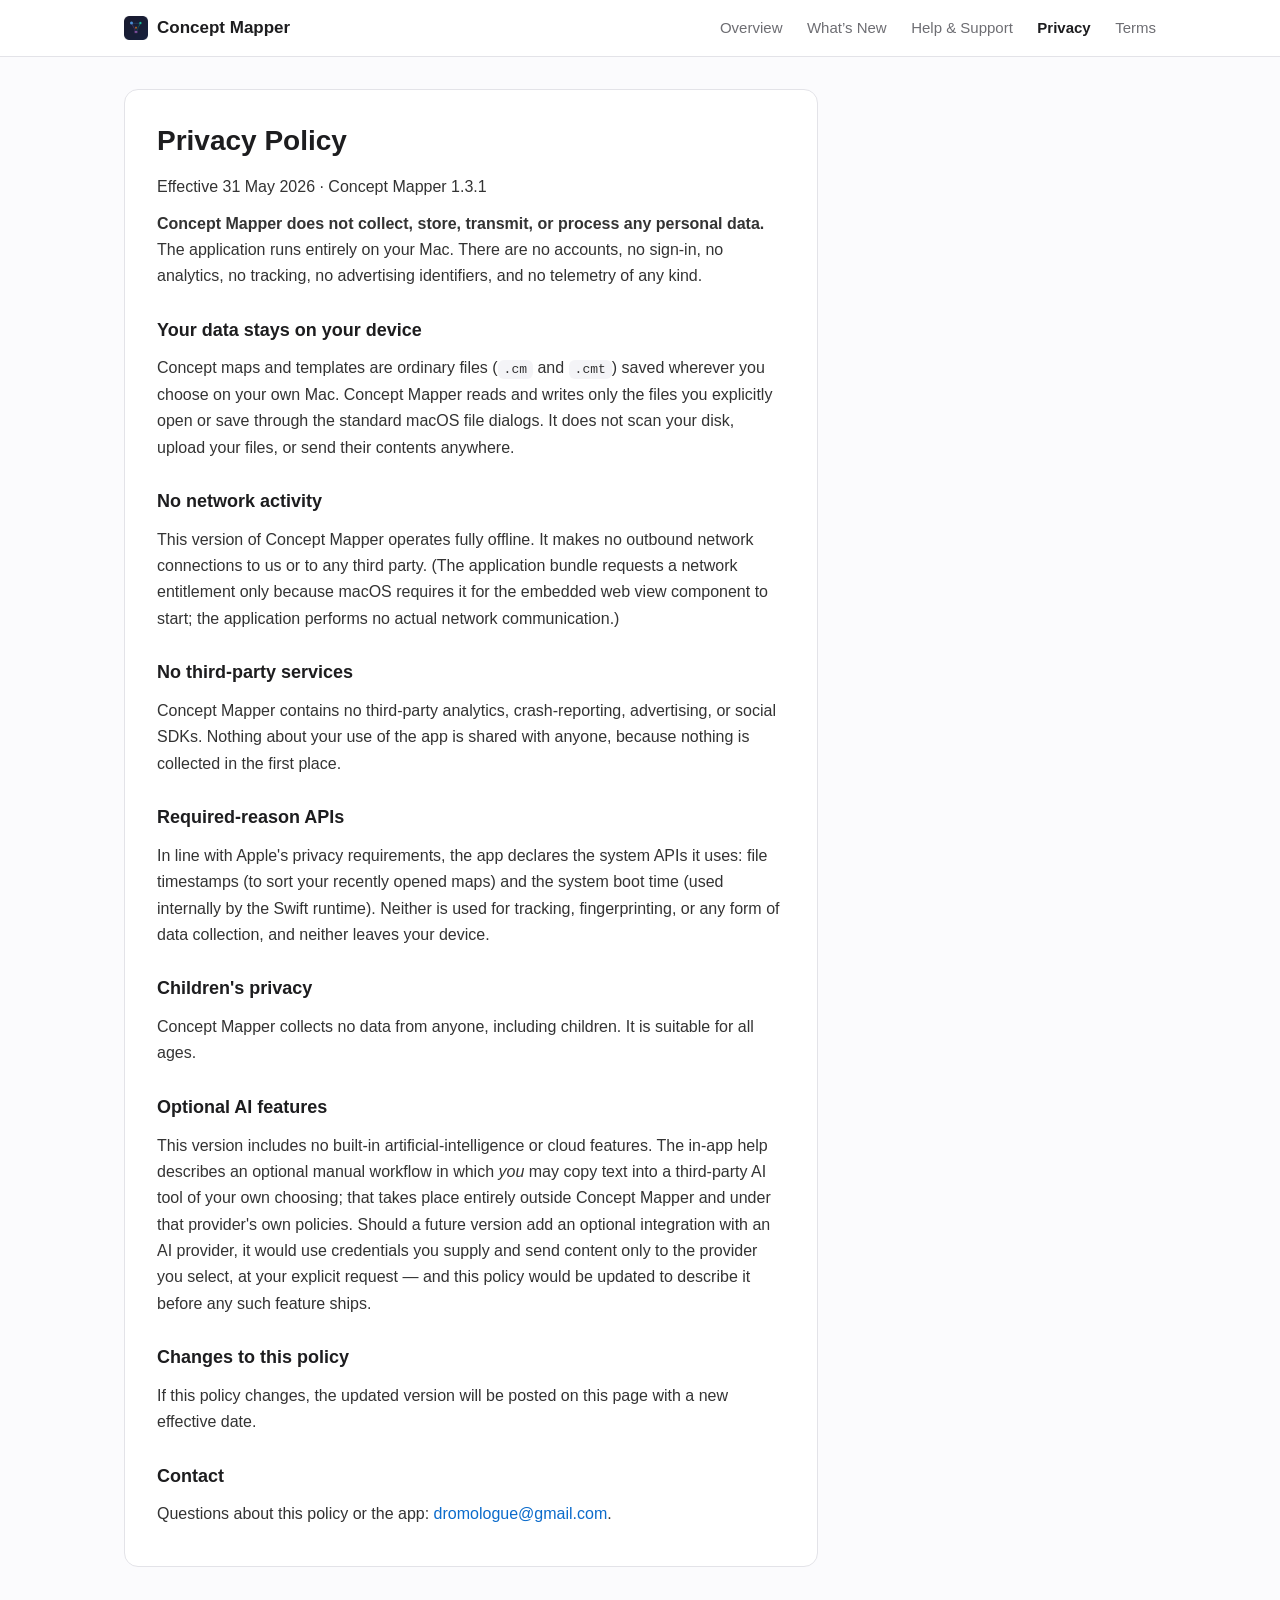
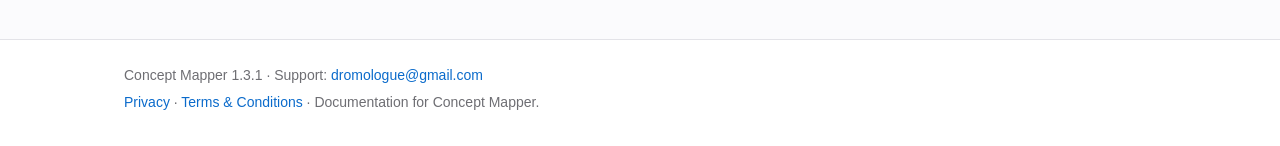
<file: privacy.html>
<!DOCTYPE html>
<html lang="en">
<head>
<meta charset="utf-8">
<meta name="viewport" content="width=device-width, initial-scale=1">
<title>Concept Mapper — Privacy Policy</title>

<meta name="description" content="Concept Mapper privacy policy: the app runs entirely on your Mac, collects nothing, and makes no outbound network connections.">
<link rel="canonical" href="https://conceptmapper.dromologue.com/privacy.html">
<meta name="robots" content="index, follow">
<meta name="theme-color" content="#0b1020">
<meta property="og:type" content="website">
<meta property="og:site_name" content="Concept Mapper">
<meta property="og:title" content="Concept Mapper — Privacy Policy">
<meta property="og:description" content="Concept Mapper privacy policy: the app runs entirely on your Mac, collects nothing, and makes no outbound network connections.">
<meta property="og:url" content="https://conceptmapper.dromologue.com/privacy.html">
<meta property="og:image" content="https://conceptmapper.dromologue.com/images/preview1.jpg">
<meta name="twitter:card" content="summary_large_image">
<meta name="twitter:site" content="@dromologue">
<meta name="twitter:title" content="Concept Mapper — Privacy Policy">
<meta name="twitter:description" content="Concept Mapper privacy policy: the app runs entirely on your Mac, collects nothing, and makes no outbound network connections.">
<meta name="twitter:image" content="https://conceptmapper.dromologue.com/images/preview1.jpg">
<link rel="icon" type="image/png" href="images/icon.png">
<link rel="apple-touch-icon" href="images/icon.png">
<link rel="stylesheet" href="styles.css">
</head>
<body>

    <header class="site-header">
      <div class="wrap">
        <a class="brand" href="index.html"><img class="brand-icon" src="images/icon.png" alt=""> Concept Mapper</a>
        <nav>
          <a href="index.html">Overview</a>
          <a href="changelog.html">What&rsquo;s New</a>
          <a href="help.html">Help &amp; Support</a>
          <a href="privacy.html" class="on">Privacy</a>
          <a href="terms.html">Terms</a>
        </nav>
      </div>
    </header>
<main class="wrap">

    <article class="legal">
      <h1>Privacy Policy</h1>
      <p class="muted">Effective 31 May 2026 · Concept Mapper 1.3.1</p>

      <p><strong>Concept Mapper does not collect, store, transmit, or process any personal data.</strong> The application runs entirely on your Mac. There are no accounts, no sign-in, no analytics, no tracking, no advertising identifiers, and no telemetry of any kind.</p>

      <h2>Your data stays on your device</h2>
      <p>Concept maps and templates are ordinary files (<code>.cm</code> and <code>.cmt</code>) saved wherever you choose on your own Mac. Concept Mapper reads and writes only the files you explicitly open or save through the standard macOS file dialogs. It does not scan your disk, upload your files, or send their contents anywhere.</p>

      <h2>No network activity</h2>
      <p>This version of Concept Mapper operates fully offline. It makes no outbound network connections to us or to any third party. (The application bundle requests a network entitlement only because macOS requires it for the embedded web view component to start; the application performs no actual network communication.)</p>

      <h2>No third-party services</h2>
      <p>Concept Mapper contains no third-party analytics, crash-reporting, advertising, or social SDKs. Nothing about your use of the app is shared with anyone, because nothing is collected in the first place.</p>

      <h2>Required-reason APIs</h2>
      <p>In line with Apple's privacy requirements, the app declares the system APIs it uses: file timestamps (to sort your recently opened maps) and the system boot time (used internally by the Swift runtime). Neither is used for tracking, fingerprinting, or any form of data collection, and neither leaves your device.</p>

      <h2>Children's privacy</h2>
      <p>Concept Mapper collects no data from anyone, including children. It is suitable for all ages.</p>

      <h2>Optional AI features</h2>
      <p>This version includes no built-in artificial-intelligence or cloud features. The in-app help describes an optional manual workflow in which <em>you</em> may copy text into a third-party AI tool of your own choosing; that takes place entirely outside Concept Mapper and under that provider's own policies. Should a future version add an optional integration with an AI provider, it would use credentials you supply and send content only to the provider you select, at your explicit request — and this policy would be updated to describe it before any such feature ships.</p>

      <h2>Changes to this policy</h2>
      <p>If this policy changes, the updated version will be posted on this page with a new effective date.</p>

      <h2>Contact</h2>
      <p>Questions about this policy or the app: <a href="mailto:dromologue@gmail.com">dromologue@gmail.com</a>.</p>
    </article>
</main>

    <footer class="site-footer">
      <div class="wrap">
        <p>Concept Mapper 1.3.1 · Support: <a href="mailto:dromologue@gmail.com">dromologue@gmail.com</a></p>
        <p class="muted"><a href="privacy.html">Privacy</a> · <a href="terms.html">Terms &amp; Conditions</a> · Documentation for Concept Mapper.</p>
      </div>
    </footer>
</body>
</html>
</file>
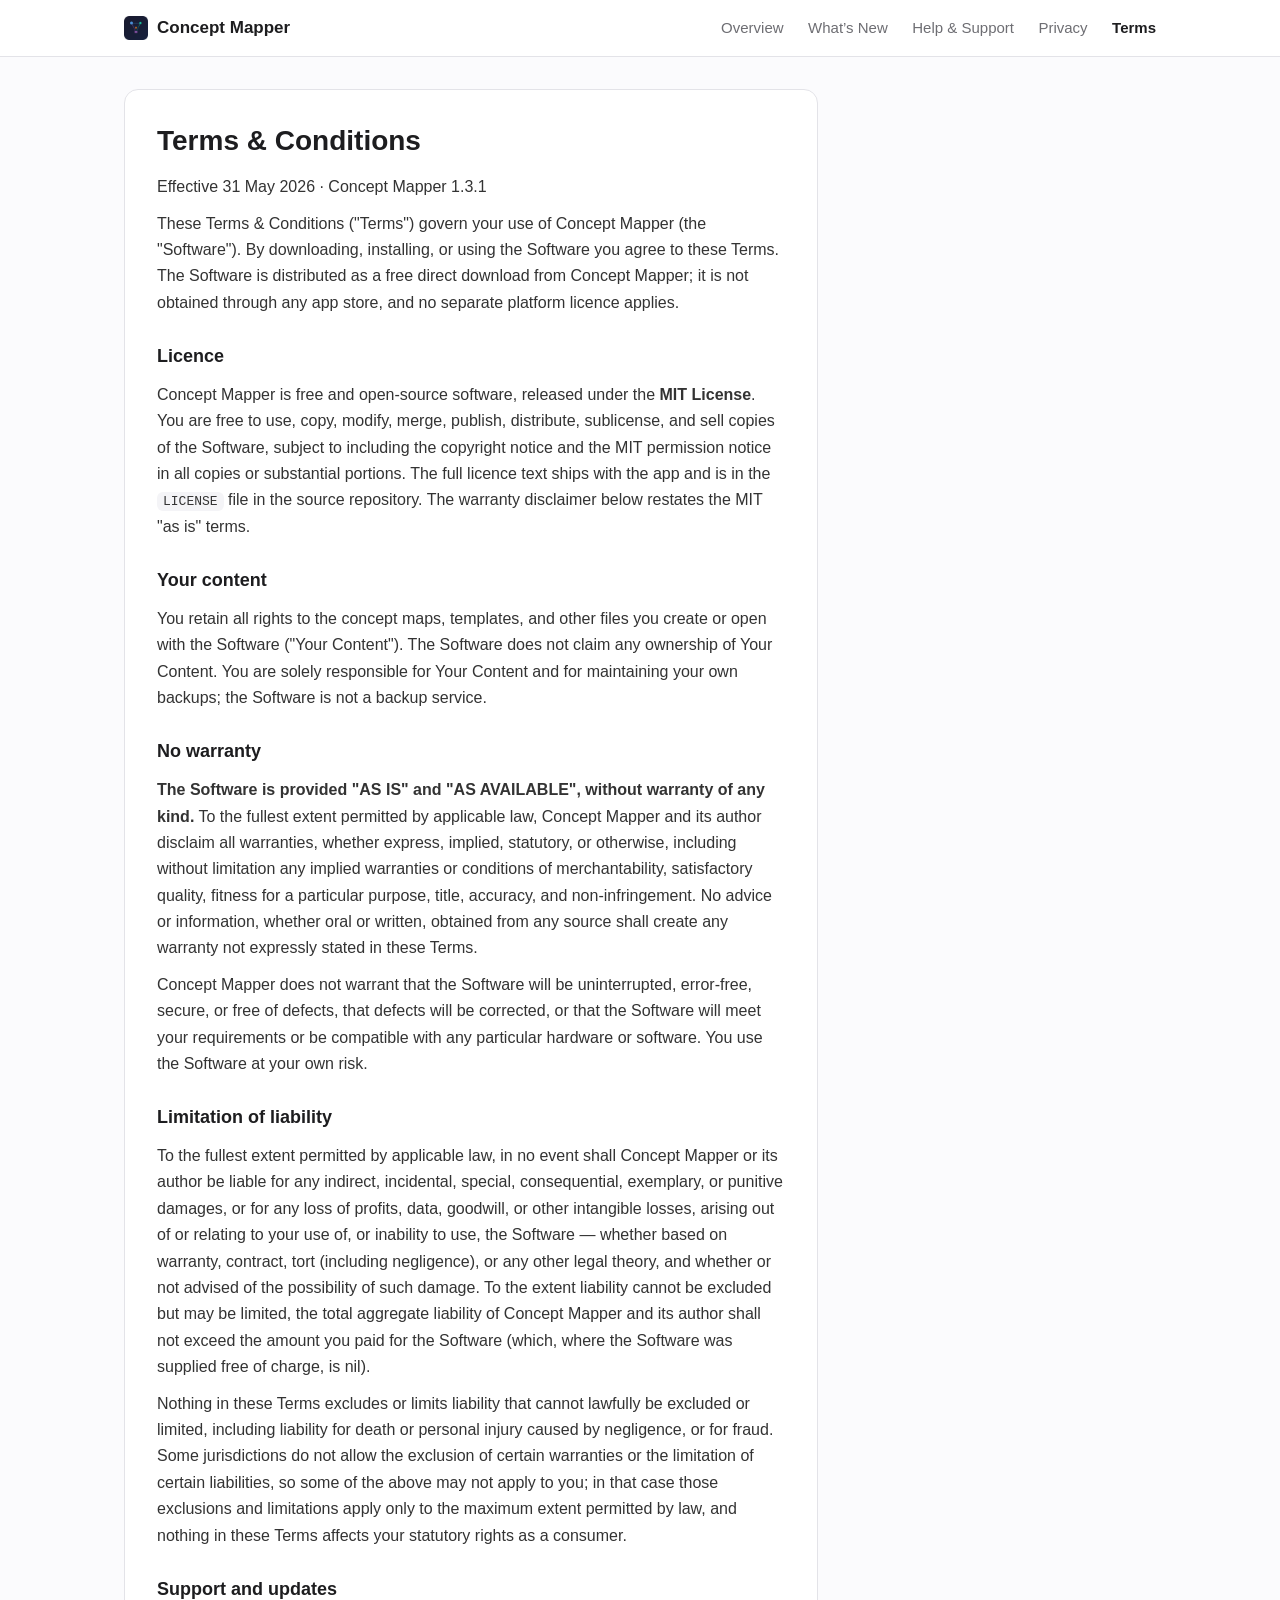
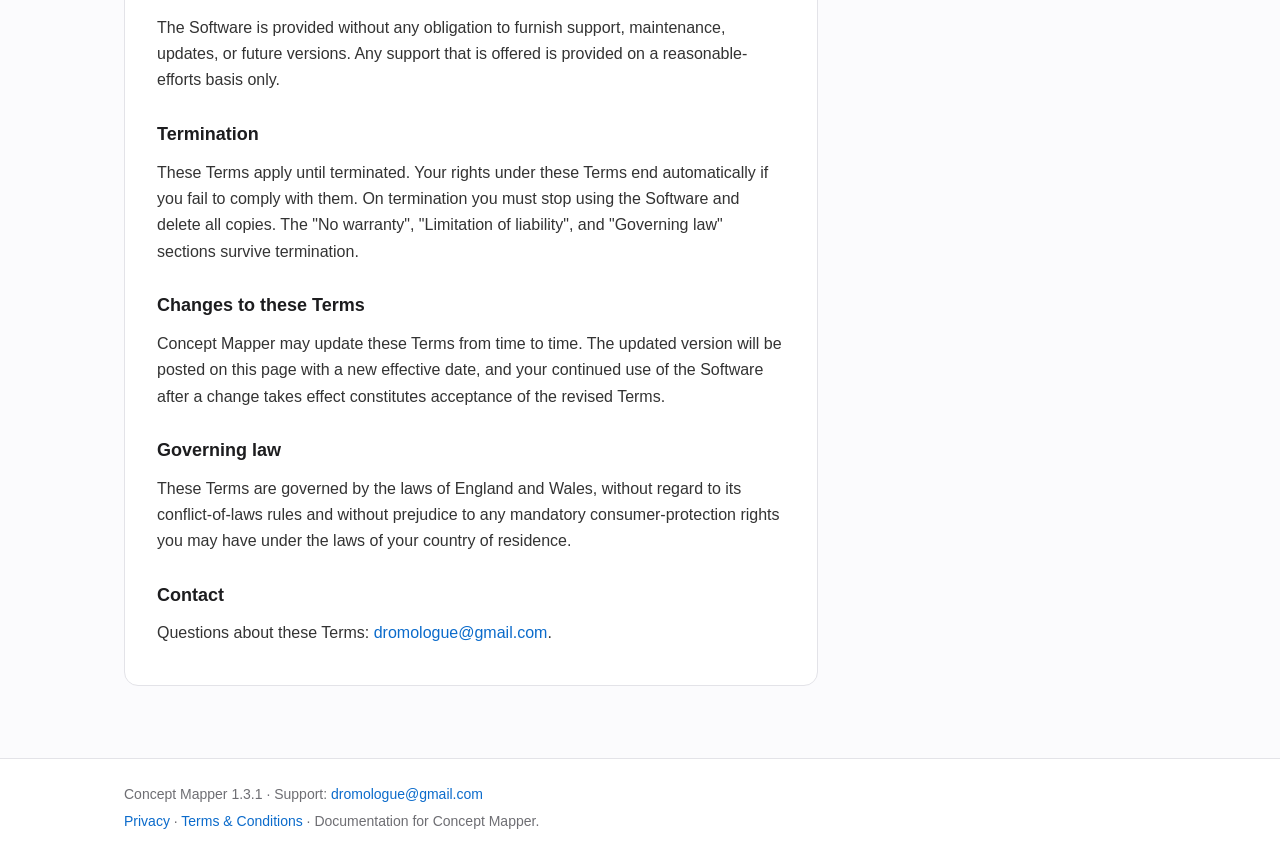
<file: terms.html>
<!DOCTYPE html>
<html lang="en">
<head>
<meta charset="utf-8">
<meta name="viewport" content="width=device-width, initial-scale=1">
<title>Concept Mapper — Terms & Conditions</title>

<meta name="description" content="Concept Mapper terms and conditions: free, open-source software released under the MIT licence, provided "as is".">
<link rel="canonical" href="https://conceptmapper.dromologue.com/terms.html">
<meta name="robots" content="index, follow">
<meta name="theme-color" content="#0b1020">
<meta property="og:type" content="website">
<meta property="og:site_name" content="Concept Mapper">
<meta property="og:title" content="Concept Mapper — Terms &amp; Conditions">
<meta property="og:description" content="Concept Mapper terms and conditions: free, open-source software released under the MIT licence, provided "as is".">
<meta property="og:url" content="https://conceptmapper.dromologue.com/terms.html">
<meta property="og:image" content="https://conceptmapper.dromologue.com/images/preview1.jpg">
<meta name="twitter:card" content="summary_large_image">
<meta name="twitter:site" content="@dromologue">
<meta name="twitter:title" content="Concept Mapper — Terms &amp; Conditions">
<meta name="twitter:description" content="Concept Mapper terms and conditions: free, open-source software released under the MIT licence, provided "as is".">
<meta name="twitter:image" content="https://conceptmapper.dromologue.com/images/preview1.jpg">
<link rel="icon" type="image/png" href="images/icon.png">
<link rel="apple-touch-icon" href="images/icon.png">
<link rel="stylesheet" href="styles.css">
</head>
<body>

    <header class="site-header">
      <div class="wrap">
        <a class="brand" href="index.html"><img class="brand-icon" src="images/icon.png" alt=""> Concept Mapper</a>
        <nav>
          <a href="index.html">Overview</a>
          <a href="changelog.html">What&rsquo;s New</a>
          <a href="help.html">Help &amp; Support</a>
          <a href="privacy.html">Privacy</a>
          <a href="terms.html" class="on">Terms</a>
        </nav>
      </div>
    </header>
<main class="wrap">

    <article class="legal">
      <h1>Terms &amp; Conditions</h1>
      <p class="muted">Effective 31 May 2026 · Concept Mapper 1.3.1</p>

      <p>These Terms &amp; Conditions ("Terms") govern your use of Concept Mapper (the "Software"). By downloading, installing, or using the Software you agree to these Terms. The Software is distributed as a free direct download from Concept Mapper; it is not obtained through any app store, and no separate platform licence applies.</p>

      <h2>Licence</h2>
      <p>Concept Mapper is free and open-source software, released under the <strong>MIT License</strong>. You are free to use, copy, modify, merge, publish, distribute, sublicense, and sell copies of the Software, subject to including the copyright notice and the MIT permission notice in all copies or substantial portions. The full licence text ships with the app and is in the <code>LICENSE</code> file in the source repository. The warranty disclaimer below restates the MIT "as is" terms.</p>

      <h2>Your content</h2>
      <p>You retain all rights to the concept maps, templates, and other files you create or open with the Software ("Your Content"). The Software does not claim any ownership of Your Content. You are solely responsible for Your Content and for maintaining your own backups; the Software is not a backup service.</p>

      <h2>No warranty</h2>
      <p><strong>The Software is provided "AS IS" and "AS AVAILABLE", without warranty of any kind.</strong> To the fullest extent permitted by applicable law, Concept Mapper and its author disclaim all warranties, whether express, implied, statutory, or otherwise, including without limitation any implied warranties or conditions of merchantability, satisfactory quality, fitness for a particular purpose, title, accuracy, and non-infringement. No advice or information, whether oral or written, obtained from any source shall create any warranty not expressly stated in these Terms.</p>
      <p>Concept Mapper does not warrant that the Software will be uninterrupted, error-free, secure, or free of defects, that defects will be corrected, or that the Software will meet your requirements or be compatible with any particular hardware or software. You use the Software at your own risk.</p>

      <h2>Limitation of liability</h2>
      <p>To the fullest extent permitted by applicable law, in no event shall Concept Mapper or its author be liable for any indirect, incidental, special, consequential, exemplary, or punitive damages, or for any loss of profits, data, goodwill, or other intangible losses, arising out of or relating to your use of, or inability to use, the Software — whether based on warranty, contract, tort (including negligence), or any other legal theory, and whether or not advised of the possibility of such damage. To the extent liability cannot be excluded but may be limited, the total aggregate liability of Concept Mapper and its author shall not exceed the amount you paid for the Software (which, where the Software was supplied free of charge, is nil).</p>
      <p>Nothing in these Terms excludes or limits liability that cannot lawfully be excluded or limited, including liability for death or personal injury caused by negligence, or for fraud. Some jurisdictions do not allow the exclusion of certain warranties or the limitation of certain liabilities, so some of the above may not apply to you; in that case those exclusions and limitations apply only to the maximum extent permitted by law, and nothing in these Terms affects your statutory rights as a consumer.</p>

      <h2>Support and updates</h2>
      <p>The Software is provided without any obligation to furnish support, maintenance, updates, or future versions. Any support that is offered is provided on a reasonable-efforts basis only.</p>

      <h2>Termination</h2>
      <p>These Terms apply until terminated. Your rights under these Terms end automatically if you fail to comply with them. On termination you must stop using the Software and delete all copies. The "No warranty", "Limitation of liability", and "Governing law" sections survive termination.</p>

      <h2>Changes to these Terms</h2>
      <p>Concept Mapper may update these Terms from time to time. The updated version will be posted on this page with a new effective date, and your continued use of the Software after a change takes effect constitutes acceptance of the revised Terms.</p>

      <h2>Governing law</h2>
      <p>These Terms are governed by the laws of England and Wales, without regard to its conflict-of-laws rules and without prejudice to any mandatory consumer-protection rights you may have under the laws of your country of residence.</p>

      <h2>Contact</h2>
      <p>Questions about these Terms: <a href="mailto:dromologue@gmail.com">dromologue@gmail.com</a>.</p>
    </article>
</main>

    <footer class="site-footer">
      <div class="wrap">
        <p>Concept Mapper 1.3.1 · Support: <a href="mailto:dromologue@gmail.com">dromologue@gmail.com</a></p>
        <p class="muted"><a href="privacy.html">Privacy</a> · <a href="terms.html">Terms &amp; Conditions</a> · Documentation for Concept Mapper.</p>
      </div>
    </footer>
</body>
</html>
</file>
<file: styles.css>
:root{
  --bg:#fbfbfd; --panel:#fff; --ink:#1d1d1f; --muted:#6e6e73;
  --accent:#0b6bcb; --border:#e3e3e8; --code-bg:#f4f4f7;
  --ink-deep:#0b1020; --maxw:1080px;
}
*{box-sizing:border-box}
html{-webkit-text-size-adjust:100%;scroll-behavior:smooth}
body{margin:0;background:var(--bg);color:var(--ink);
  font:16px/1.65 -apple-system,BlinkMacSystemFont,"Segoe UI",Roboto,Helvetica,Arial,sans-serif;}
.wrap{max-width:var(--maxw);margin:0 auto;padding:0 24px}
main.full{padding:0}
main.wrap{padding-top:32px;padding-bottom:48px}
a{color:var(--accent);text-decoration:none}
a:hover{text-decoration:underline}
.muted{color:var(--muted)}
img{max-width:100%;height:auto;display:block}

.site-header{background:var(--panel);border-bottom:1px solid var(--border);position:sticky;top:0;z-index:10}
.site-header .wrap{display:flex;align-items:center;justify-content:space-between;height:56px}
.brand{font-weight:600;color:var(--ink);font-size:17px;display:inline-flex;align-items:center;gap:9px}
.brand-icon{width:24px;height:24px;display:block}
.site-header nav a{margin-left:20px;color:var(--muted);font-size:15px}
.site-header nav a.on{color:var(--ink);font-weight:600}

/* Hero */
.hero{background:radial-gradient(1200px 500px at 50% -10%,#1b2a4a 0%,var(--ink-deep) 60%);color:#fff;
  padding:64px 0 0;overflow:hidden}
.hero-inner{text-align:center}
.hero-icon{width:112px;height:112px;margin:0 auto 22px;display:block;
  filter:drop-shadow(0 14px 28px rgba(0,0,0,.5))}
.hero h1{font-size:52px;line-height:1.05;margin:0 0 18px;letter-spacing:-.02em}
.hero .lede{max-width:64ch;margin:0 auto 26px;font-size:19px;color:#c9d2e3}
.cta-row{display:flex;gap:16px;align-items:center;justify-content:center;flex-wrap:wrap;margin-bottom:40px}
.btn{display:inline-block;background:var(--accent);color:#fff;padding:12px 22px;border-radius:980px;
  font-weight:600;font-size:16px}
.btn:hover{text-decoration:none;filter:brightness(1.08)}
.btn-soft{background:rgba(255,255,255,.12);color:#fff;cursor:default}
.req{color:#9fb0cc;font-size:14px}
.hero-shot{max-width:1000px;width:92%;margin:0 auto;border-radius:14px 14px 0 0;
  box-shadow:0 30px 80px rgba(0,0,0,.45);border:1px solid rgba(255,255,255,.08);border-bottom:none}

/* Features */
.features{padding:72px 24px 8px}
.feature{display:grid;grid-template-columns:1fr 1.15fr;gap:48px;align-items:center;margin:0 0 72px}
.feature.rev .feature-text{order:2}
.feature.rev .feature-shot{order:1}
.kicker{font-size:13px;letter-spacing:.08em;text-transform:uppercase;color:var(--accent);font-weight:600;margin:0 0 8px}
.feature h2{font-size:30px;line-height:1.15;margin:0 0 14px;letter-spacing:-.01em}
.feature-text p{font-size:17px;color:#33384a;max-width:48ch}
.feature-shot{margin:0}
.feature-shot img{border-radius:12px;border:1px solid var(--border);box-shadow:0 18px 50px rgba(20,30,60,.16)}
.feature-noshot{grid-template-columns:1fr;text-align:center;margin-bottom:56px}
.feature-noshot .feature-text p{max-width:60ch;margin-left:auto;margin-right:auto}

/* Platforms band */
.platforms{padding:8px 24px 8px}
.platforms .wrap{background:var(--panel);border:1px solid var(--border);border-radius:14px;
  padding:32px 36px;text-align:center}
.platforms h2{font-size:26px;margin:0 0 12px;letter-spacing:-.01em}
.platforms p{max-width:64ch;margin:0 auto;color:#33384a;font-size:17px}

/* Closer */
.closer{background:var(--ink-deep);color:#fff;padding:72px 0;text-align:center;margin-top:24px}
.closer h2{font-size:30px;max-width:24ch;margin:0 auto 14px;line-height:1.2}
.closer p{max-width:60ch;margin:0 auto 28px;color:#c9d2e3;font-size:18px}
.closer .link{color:#9ec3ff}

/* Help hub */
.intro h1{font-size:30px;line-height:1.2;margin:0 0 12px}
.intro p{max-width:70ch;color:#333}
#q{width:100%;max-width:480px;margin-top:18px;padding:11px 14px;font-size:15px;
  border:1px solid var(--border);border-radius:10px;background:#fff}
#q:focus{outline:2px solid var(--accent);outline-offset:1px;border-color:transparent}
.layout{display:grid;grid-template-columns:240px 1fr;gap:40px;margin-top:32px}
.toc{position:sticky;top:80px;align-self:start;max-height:calc(100vh - 100px);overflow:auto}
.toc-title{font-size:12px;letter-spacing:.06em;text-transform:uppercase;color:var(--muted);margin:0 0 8px}
.toc ul{list-style:none;margin:0;padding:0}
.toc li{margin:0 0 2px}
.toc a{display:block;padding:5px 10px;border-radius:7px;color:#333;font-size:14px}
.toc a:hover{background:#eef1f5;text-decoration:none}
.section{background:var(--panel);border:1px solid var(--border);border-radius:14px;
  padding:24px 28px;margin:0 0 20px;scroll-margin-top:72px}
.section h2{font-size:21px;margin:0 0 14px;display:flex;align-items:baseline;gap:8px}
.section .anchor{color:var(--border);font-weight:400;font-size:16px;opacity:0;transition:opacity .15s}
.section:hover .anchor{opacity:1}
.section h3{font-size:16px;margin:20px 0 8px}
.section h4{font-size:15px;margin:16px 0 6px;color:#333}
.section p{margin:10px 0}
.section ul,.section ol{margin:10px 0;padding-left:22px}
.section li{margin:4px 0}
.section blockquote{margin:12px 0;padding:8px 16px;border-left:3px solid var(--accent);
  background:#f5f8fc;color:#333;border-radius:0 8px 8px 0}
.section hr{border:0;border-top:1px solid var(--border);margin:20px 0}
code{background:var(--code-bg);padding:2px 6px;border-radius:6px;
  font:13px/1.5 ui-monospace,SFMono-Regular,Menlo,Consolas,monospace}
pre{background:var(--code-bg);border:1px solid var(--border);border-radius:10px;
  padding:14px 16px;overflow:auto;margin:12px 0}
pre code{background:none;padding:0;font-size:13px}

/* Privacy */
.legal{background:var(--panel);border:1px solid var(--border);border-radius:14px;
  padding:28px 32px;max-width:78ch}
.legal h1{font-size:28px;margin:0 0 4px}
.legal h2{font-size:18px;margin:26px 0 8px}
.legal p{margin:10px 0;color:#333}

.site-footer{border-top:1px solid var(--border);background:var(--panel);margin-top:24px}
.site-footer .wrap{padding-top:20px;padding-bottom:28px}
.site-footer p{margin:4px 0;font-size:14px;color:var(--muted)}

/* Changelog / What's New */
.changelog .release{border-top:1px solid var(--border);margin-top:30px;padding-top:18px}
.changelog .release:first-of-type{border-top:none;margin-top:14px;padding-top:0}
.changelog .release h2{margin:0 0 2px}
.changelog .release-date{margin:0 0 12px;font-size:14px}

@media (max-width:820px){
  .hero h1{font-size:38px}
  .feature{grid-template-columns:1fr;gap:22px;margin-bottom:52px}
  .feature.rev .feature-text{order:1}
  .feature.rev .feature-shot{order:2}
  .layout{grid-template-columns:1fr}
  .toc{position:static;max-height:none;margin-bottom:8px}
}
</file>
